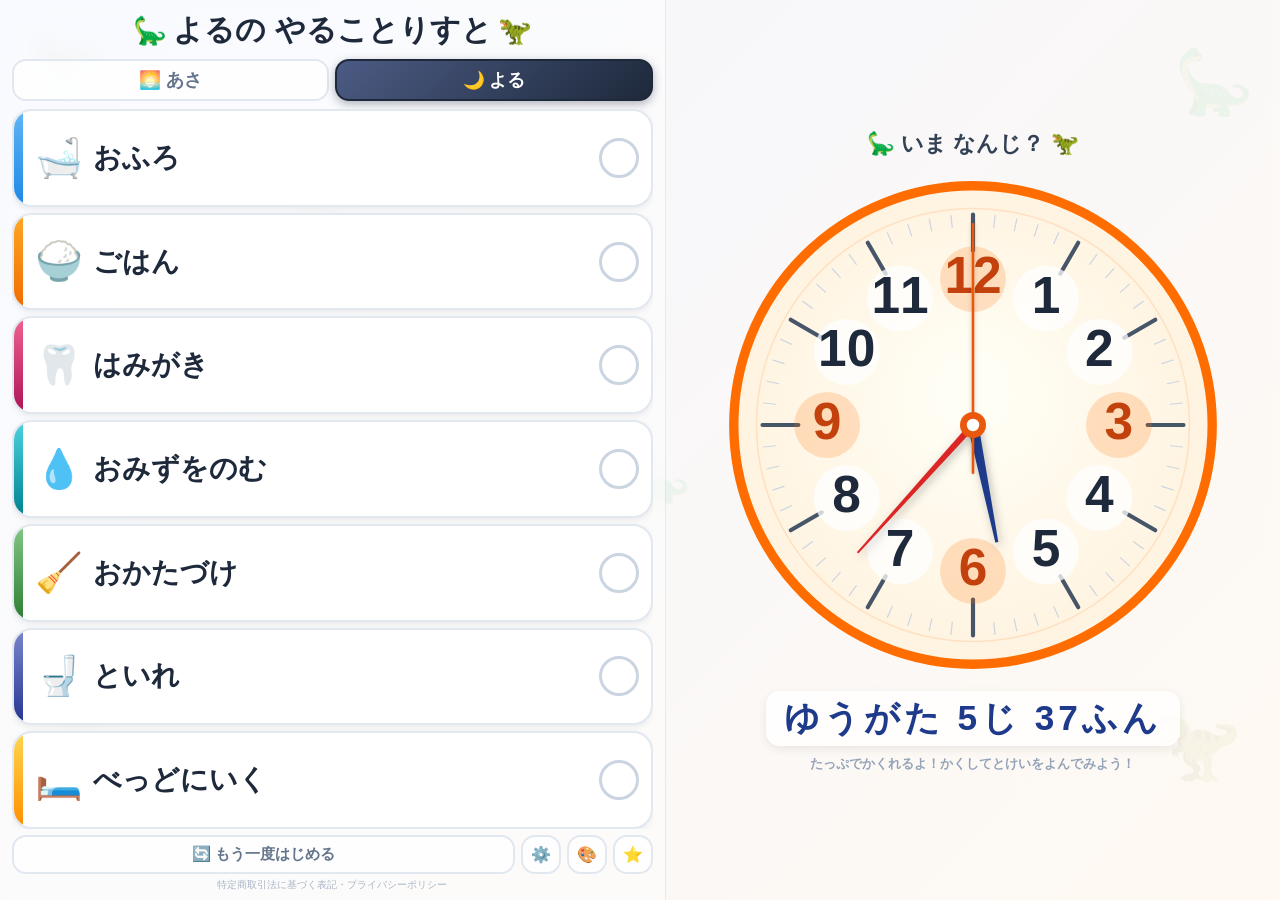
<file: index.html>
<!DOCTYPE html>
<html lang="ja">
<head>
  <meta charset="UTF-8">
  <meta name="viewport" content="width=device-width, initial-scale=1.0, user-scalable=no">
  <meta name="apple-mobile-web-app-capable" content="yes">
  <meta name="apple-mobile-web-app-status-bar-style" content="black-translucent">
  <meta name="description" content="子どものお支度・生活習慣を楽しくサポートするお支度ボードアプリ。タップで「できた！」、時計の読み上げつき。あさとよるのやることりすと。">
  <title>🦖 やることりすと 🦕</title>
  <style>
    * { margin:0; padding:0; box-sizing:border-box; -webkit-tap-highlight-color:transparent; }

    html, body {
      height: 100%; width: 100%; overflow: hidden;
      font-family: 'Hiragino Maru Gothic Pro', 'Noto Sans JP', 'Yu Gothic', sans-serif;
      background: linear-gradient(135deg, #F0F4FF 0%, #FFF7ED 100%);
      user-select: none; -webkit-user-select: none;
    }
    input, textarea { user-select: text; -webkit-user-select: text; }

    /* 背景の恐竜 */
    #dinoBg { position:fixed; inset:0; pointer-events:none; z-index:0; overflow:hidden; }
    .dino { position:absolute; opacity:.08; animation:dinoFloat ease-in-out infinite; }
    @keyframes dinoFloat {
      0%,100% { transform:translateY(0) rotate(-8deg); }
      50%     { transform:translateY(-18px) rotate(8deg); }
    }

    /* ── レイアウト ── */
    .wrap { position:relative; z-index:1; display:flex; height:100vh; width:100vw; }

    /* 縦向き：上にタスク、下に時計 */
    @media (orientation:portrait) {
      .wrap  { flex-direction:column; }
      .left  { width:100% !important; height:60% !important; border-right:none !important; border-bottom:1px solid rgba(0,0,0,.07); }
      .right { width:100% !important; height:40% !important; }
    }

    /* ───── 左：タスク ───── */
    .left {
      width:52%; height:100%;
      padding:10px 12px 8px;
      display:flex; flex-direction:column;
      background:rgba(255,255,255,.55);
      backdrop-filter:blur(10px);
      border-right:1px solid rgba(0,0,0,.07);
    }

    .board-header {
      display:flex; align-items:center; justify-content:center;
      gap:6px; margin-bottom:8px; flex-shrink:0;
    }
    .board-title {
      font-size:clamp(1.1rem,2.5vw,1.9rem);
      font-weight:900; color:#1E293B;
    }

    /* あさ／よる 切り替えボタン */
    .mode-toggle { display:flex; gap:6px; margin-bottom:8px; flex-shrink:0; }
    .mode-btn {
      flex:1; padding:7px 8px; border-radius:14px;
      border:2px solid #E2E8F0; background:rgba(255,255,255,.75);
      color:#64748B; font-weight:800; font-family:inherit;
      font-size:clamp(.85rem,1.7vw,1.1rem);
      cursor:pointer; touch-action:manipulation;
      transition:all .3s;
    }
    .mode-btn.active.mode-morning {
      background:linear-gradient(135deg,#FFD54F,#FF8F00);
      border-color:#FF8F00; color:#7C2D12;
      box-shadow:0 3px 10px rgba(255,143,0,.35);
    }
    .mode-btn.active.mode-evening {
      background:linear-gradient(135deg,#4C5B84,#1E293B);
      border-color:#1E293B; color:white;
      box-shadow:0 3px 10px rgba(30,41,59,.35);
    }

    .tasks { flex:1; display:flex; flex-direction:column; gap:6px; overflow-y:auto; min-height:0; }

    /* ── タスクボタン（タップ前：白） ── */
    .task {
      flex:1; min-height:48px;
      display:flex; align-items:center;
      padding:0 12px 0 0;
      border-radius:20px;
      border:2px solid #E2E8F0;
      background:white;
      cursor:pointer; touch-action:manipulation;
      box-shadow:0 2px 6px rgba(0,0,0,.07);
      overflow:hidden; position:relative;
      transition:border-color .35s, box-shadow .35s, background .4s;
      font-family:inherit;
    }

    /* 左の色ストライプ（色はJSからインライン指定） */
    .stripe {
      width:9px; height:100%; flex-shrink:0;
      align-self:stretch; margin-right:12px;
      transition:background .4s;
    }

    .t-icon { font-size:clamp(1.6rem,3vw,2.5rem); margin-right:10px; flex-shrink:0; line-height:1; }

    .t-name {
      flex:1; text-align:left;
      font-size:clamp(1.1rem,2.2vw,1.75rem);
      font-weight:800; color:#1E293B;
      transition:color .35s;
    }

    /* 右の丸チェック */
    .t-circle {
      width:clamp(28px,3.5vw,40px); height:clamp(28px,3.5vw,40px);
      border-radius:50%; flex-shrink:0;
      border:3px solid #CBD5E1;
      display:flex; align-items:center; justify-content:center;
      background:transparent;
      transition:all .4s cubic-bezier(.175,.885,.32,1.275);
    }
    .t-check {
      font-size:clamp(1rem,2vw,1.5rem); line-height:1;
      color:white; font-weight:900;
      opacity:0; transform:scale(0) rotate(-90deg);
      transition:all .45s cubic-bezier(.175,.885,.32,1.275);
    }

    /* ── タスクボタン（タップ後：緑） ── */
    .task.done {
      background:linear-gradient(135deg,#22C55E,#15803D);
      border-color:#16A34A;
      box-shadow:0 5px 20px rgba(34,197,94,.38);
    }
    .task.done .stripe  { background:rgba(255,255,255,.22) !important; }
    .task.done .t-name  { color:white; }
    .task.done .t-circle {
      background:rgba(255,255,255,.28);
      border-color:rgba(255,255,255,.55);
      transform:scale(1.12);
    }
    .task.done .t-check { opacity:1; transform:scale(1) rotate(0deg); }

    /* 完了アニメーション */
    @keyframes pop {
      0%   { transform:scale(1); }
      28%  { transform:scale(1.09) rotate(.6deg); }
      55%  { transform:scale(.96) rotate(-.4deg); }
      78%  { transform:scale(1.03); }
      100% { transform:scale(1); }
    }
    .task.popping { animation:pop .55s cubic-bezier(.175,.885,.32,1.275) both; }

    /* フッター */
    .footer { margin-top:6px; display:flex; flex-direction:column; gap:5px; flex-shrink:0; }

    .celeb {
      display:none; text-align:center; padding:8px 12px;
      background:linear-gradient(135deg,#FEF9C3,#FDE047);
      border:2.5px solid #EAB308; border-radius:16px;
      font-size:clamp(.85rem,1.7vw,1.25rem); font-weight:900; color:#92400E;
      animation:pulse .8s ease infinite alternate;
    }
    @keyframes pulse {
      from { transform:scale(1); }
      to   { transform:scale(1.02); box-shadow:0 0 16px rgba(234,179,8,.5); }
    }

    .tool-row { display:flex; gap:6px; align-items:stretch; }

    .reset-btn {
      flex:1; padding:7px; border-radius:14px;
      border:2px solid #E2E8F0; background:rgba(255,255,255,.7);
      color:#64748B; font-size:clamp(.75rem,1.4vw,.95rem);
      font-weight:700; cursor:pointer; font-family:inherit;
      touch-action:manipulation;
    }
    .reset-btn:active { opacity:.7; }

    .tool-btn {
      flex:0 0 auto; width:40px;
      border-radius:14px; border:2px solid #E2E8F0;
      background:rgba(255,255,255,.7); font-size:1rem;
      cursor:pointer; touch-action:manipulation;
    }
    .tool-btn:active { opacity:.7; }

    .legal-link {
      text-align:center; font-size:.6rem; color:#A8B4C4;
      text-decoration:none;
    }

    /* ───── 右：時計 ───── */
    .right {
      width:48%; height:100%;
      display:flex; flex-direction:column;
      align-items:center; justify-content:center;
      gap:6px; padding:10px;
      background:rgba(255,255,255,.25);
    }

    .clock-label {
      font-size:clamp(.85rem,1.9vw,1.4rem);
      font-weight:900; color:#334155; text-align:center; flex-shrink:0;
    }

    #clockCanvas { flex-shrink:0; display:block; }

    .digital {
      font-size:clamp(1rem,2.8vw,2.2rem);
      font-weight:900; color:#1E3A8A; letter-spacing:4px;
      background:rgba(255,255,255,.8); padding:4px 18px;
      border-radius:14px; box-shadow:0 3px 10px rgba(0,0,0,.08);
      flex-shrink:0; cursor:pointer;
      transition:background .25s, color .25s;
    }
    /* タップで答え（デジタル表示）を隠す。アナログ時計だけで
       じかんを読む練習ができるように。文字はtransparentにするだけで
       DOM上のテキストは残すため、再表示時に即座に正しい値が出る */
    .digital.hidden { background:#1E293B; color:transparent; }

    .digital-hint {
      font-size:clamp(.65rem,1.3vw,.8rem); color:#94A3B8; font-weight:700;
      margin-top:4px; flex-shrink:0; text-align:center;
    }

    /* コンフェッティ */
    @keyframes cfFall {
      0%   { opacity:1; transform:translateY(-60px) rotate(0deg); }
      80%  { opacity:1; }
      100% { opacity:0; transform:translateY(110vh) rotate(900deg); }
    }
    .cf { position:fixed; pointer-events:none; animation:cfFall linear forwards; z-index:9999; }

    /* ── ティラノサウルス演出 ── */
    #trexOverlay {
      position:fixed;inset:0;z-index:99999;
      background:rgba(0,0,0,0.88);
      display:flex;align-items:flex-end;justify-content:center;
      cursor:pointer;overflow:hidden;
    }
    #trexOverlay.shake { animation:trexShake 0.1s ease infinite; }
    @keyframes trexShake {
      0%,100%{transform:translate(0,0) rotate(0)}
      25%{transform:translate(-5px,3px) rotate(-0.3deg)}
      75%{transform:translate(5px,-3px) rotate(0.3deg)}
    }
    #trexBgGlow {
      position:absolute;inset:0;pointer-events:none;
      background:radial-gradient(ellipse at 60% 85%,rgba(255,70,0,0.3) 0%,transparent 65%);
      animation:glowPulse 0.45s ease infinite alternate;
    }
    @keyframes glowPulse { from{opacity:0.4} to{opacity:1} }
    #trexSvgWrap {
      position:relative;flex-shrink:0;
      width:min(94vw,540px);
      filter:drop-shadow(0 0 30px rgba(255,90,0,0.55));
      animation:trexRise 0.65s cubic-bezier(0.22,1,0.36,1) forwards;
    }
    @keyframes trexRise {
      from{transform:translateY(108%)} to{transform:translateY(0)}
    }
    #trexJaw {
      transform-box:fill-box;
      transform-origin:5% 30%;
      animation:jawDrop 0.45s 0.55s ease forwards, jawRoar 0.22s 1s ease infinite alternate;
    }
    @keyframes jawDrop { from{transform:rotate(0)} to{transform:rotate(20deg)} }
    @keyframes jawRoar { from{transform:rotate(18deg)} to{transform:rotate(25deg)} }
    #roarLabel {
      position:absolute;top:10%;left:50%;
      white-space:nowrap;
      font-size:clamp(2.5rem,9vw,6rem);font-weight:900;
      font-family:Impact,'Arial Black',sans-serif;letter-spacing:5px;
      color:#ff3300;
      opacity:0;
      animation:roarBoom 0.3s 0.75s cubic-bezier(0.175,0.885,0.32,1.275) forwards,
                roarFlicker 0.18s 1.05s ease infinite alternate;
      transform:translateX(-50%);
    }
    @keyframes roarBoom {
      0%{opacity:0;transform:translateX(-50%) scale(0.15)}
      100%{opacity:1;transform:translateX(-50%) scale(1)}
    }
    @keyframes roarFlicker {
      from{text-shadow:0 0 20px rgba(255,80,0,0.9),0 0 50px rgba(255,50,0,0.6)}
      to{text-shadow:0 0 45px rgba(255,110,0,1),0 0 90px rgba(255,40,0,0.9),0 0 130px rgba(255,0,0,0.4)}
    }
    .trexDust {
      position:absolute;bottom:2%;
      border-radius:50%;
      background:radial-gradient(circle,rgba(200,150,60,0.6),rgba(160,110,40,0.2));
      pointer-events:none;
      animation:dustPuff 1.4s ease-out forwards;
    }
    @keyframes dustPuff {
      0%{opacity:1;transform:scale(0.1) translateY(0)}
      100%{opacity:0;transform:scale(5) translateY(-30px)}
    }
    #trexTapHint {
      position:absolute;bottom:3%;left:50%;transform:translateX(-50%);
      color:rgba(255,255,255,0.45);font-size:clamp(0.75rem,2vw,1rem);
      white-space:nowrap;opacity:0;animation:hintIn 0.5s 2.2s ease forwards;
    }
    @keyframes hintIn { to{opacity:1} }

    /* ── エラスモサウルス演出（あさVer） ── */
    /* ── モササウルス演出（あさVer） ── */
    #mosaOverlay {
      position:fixed;inset:0;z-index:99999;
      background:radial-gradient(ellipse at 52% 22%,rgba(10,62,92,0.9),rgba(2,16,34,0.94));
      display:flex;align-items:flex-end;justify-content:center;
      cursor:pointer;overflow:hidden;
    }
    #mosaOverlay.shake { animation:trexShake 0.1s ease infinite; }
    #mosaRays {
      position:absolute;inset:0;pointer-events:none;
      background:
        linear-gradient(202deg,rgba(150,220,255,0.16) 0%,transparent 22%),
        linear-gradient(166deg,rgba(150,220,255,0.10) 0%,transparent 28%),
        radial-gradient(ellipse at 55% 28%,rgba(0,190,255,0.28) 0%,transparent 60%);
      animation:glowPulse 0.5s ease infinite alternate;
    }
    #mosaSvgWrap {
      position:relative;flex-shrink:0;
      width:min(96vw,560px);
      filter:drop-shadow(0 0 34px rgba(0,170,235,0.55));
      animation:trexRise 0.7s cubic-bezier(0.22,1,0.36,1) forwards;
    }
    #mosaBody {
      transform-box:fill-box;
      transform-origin:32% 86%;
      animation:mosaLunge 0.7s 0.55s cubic-bezier(0.22,1,0.36,1) both,
                mosaSway 2.2s 1.4s ease-in-out infinite alternate;
    }
    @keyframes mosaLunge { from{transform:rotate(8deg) translateY(8px)} to{transform:rotate(0) translateY(0)} }
    @keyframes mosaSway  { from{transform:rotate(-1.5deg)} to{transform:rotate(2deg)} }
    #mosaRoarLabel {
      position:absolute;top:6%;left:50%;
      white-space:nowrap;
      font-size:clamp(2.2rem,8vw,5.5rem);font-weight:900;
      font-family:Impact,'Arial Black',sans-serif;letter-spacing:4px;
      color:#26E0FF;
      opacity:0;
      animation:roarBoom 0.3s 0.8s cubic-bezier(0.175,0.885,0.32,1.275) forwards,
                mosaFlicker 0.18s 1.1s ease infinite alternate;
      transform:translateX(-50%);
    }
    @keyframes mosaFlicker {
      from{text-shadow:0 0 20px rgba(0,200,255,0.9),0 0 50px rgba(0,150,255,0.6)}
      to{text-shadow:0 0 45px rgba(0,230,255,1),0 0 95px rgba(0,160,255,0.9),0 0 140px rgba(0,110,255,0.4)}
    }
    .mosaSplash {
      position:absolute;bottom:2%;
      border-radius:50%;
      background:radial-gradient(circle,rgba(200,240,255,0.85),rgba(90,180,225,0.15));
      pointer-events:none;
      animation:dustPuff 1.2s ease-out forwards;
    }
    #mosaTapHint {
      position:absolute;bottom:3%;left:50%;transform:translateX(-50%);
      color:rgba(255,255,255,0.45);font-size:clamp(0.75rem,2vw,1rem);
      white-space:nowrap;opacity:0;animation:hintIn 0.5s 2s ease forwards;
    }

    /* ── 汎用完了演出（うちゅう・どうぶつテーマ） ── */
    #genOverlay {
      position:fixed;inset:0;z-index:99999;
      display:flex;align-items:flex-end;justify-content:center;
      cursor:pointer;overflow:hidden;
    }
    #genOverlay.shake { animation:trexShake 0.1s ease infinite; }
    .gen-emoji {
      font-size:clamp(9rem,42vw,20rem); line-height:1;
      margin-bottom:6vh;
      animation:trexRise 0.65s cubic-bezier(0.22,1,0.36,1) forwards;
    }
    .gen-label {
      position:absolute;top:10%;left:50%;
      white-space:nowrap;
      font-size:clamp(2.2rem,8vw,5.5rem);font-weight:900;
      font-family:Impact,'Arial Black',sans-serif;letter-spacing:4px;
      opacity:0;
      animation:roarBoom 0.3s 0.55s cubic-bezier(0.175,0.885,0.32,1.275) forwards;
      transform:translateX(-50%);
    }

    /* ── モーダル共通（大人向けUI） ── */
    .olay {
      position:fixed; inset:0; z-index:100000;
      background:rgba(15,23,42,.55);
      display:flex; align-items:center; justify-content:center;
      padding:16px;
    }
    .olay[hidden] { display:none; }
    .modal {
      background:white; border-radius:22px; padding:22px 20px 18px;
      width:min(92vw,480px); max-height:86vh; overflow-y:auto;
      box-shadow:0 20px 60px rgba(0,0,0,.35); position:relative;
    }
    .modal h2 { font-size:1.15rem; color:#1E293B; margin-bottom:10px; padding-right:36px; }
    .close-x {
      position:absolute; top:12px; right:12px;
      width:32px; height:32px; border:none;
      background:#F1F5F9; border-radius:50%;
      font-size:1rem; cursor:pointer; color:#475569;
    }

    /* プレミアムモーダル */
    .pm-price { font-size:1.45rem; font-weight:900; color:#EA580C; margin:4px 0 8px; }
    .pm-list { list-style:none; margin:0 0 14px; display:flex; flex-direction:column; gap:6px; }
    .pm-list li {
      background:#F8FAFC; border-radius:12px; padding:9px 11px;
      font-size:.86rem; color:#334155; line-height:1.5;
    }
    .pm-buy {
      width:100%; padding:13px; border:none; border-radius:14px;
      background:linear-gradient(135deg,#635BFF,#4F46E5); color:white;
      font-weight:800; font-size:1rem; cursor:pointer; font-family:inherit;
    }
    .pm-buy:disabled { background:#CBD5E1; cursor:default; }
    .code-row { display:flex; gap:6px; margin-top:12px; }
    .code-row input {
      flex:1; min-width:0; padding:10px; border:2px solid #E2E8F0;
      border-radius:12px; font-family:inherit; font-size:.95rem;
    }
    .code-row button {
      padding:10px 16px; border:2px solid #E2E8F0; border-radius:12px;
      background:#F8FAFC; font-weight:700; cursor:pointer; font-family:inherit; color:#334155;
    }
    #codeMsg { font-size:.8rem; margin-top:6px; min-height:1.2em; font-weight:700; }
    .pm-legal { display:block; margin-top:14px; font-size:.7rem; color:#94A3B8; text-align:center; }

    /* 編集モーダル */
    .edit-tabs { display:flex; gap:6px; margin-bottom:12px; }
    .edit-tab {
      flex:1; padding:8px; border-radius:12px; border:2px solid #E2E8F0;
      background:white; font-weight:800; cursor:pointer; font-family:inherit; color:#64748B;
    }
    .edit-tab.active { background:#1E293B; color:white; border-color:#1E293B; }
    .edit-row { display:flex; gap:5px; align-items:center; margin-bottom:6px; }
    .edit-row .mv {
      width:30px; height:36px; border:1px solid #E2E8F0; background:#F8FAFC;
      border-radius:9px; cursor:pointer; color:#475569; font-size:.7rem;
    }
    .edit-row .mv:disabled { opacity:.3; cursor:default; }
    .edit-row .icon-pick {
      width:42px; height:36px; font-size:1.15rem; border:2px solid #E2E8F0;
      background:white; border-radius:9px; cursor:pointer;
    }
    .edit-row input {
      flex:1; min-width:0; padding:7px 9px; border:2px solid #E2E8F0;
      border-radius:9px; font-family:inherit; font-size:.9rem;
    }
    .edit-row .del {
      width:36px; height:36px; border:none; background:#FEE2E2;
      color:#B91C1C; border-radius:9px; cursor:pointer; font-size:.9rem;
    }
    .add-task-btn {
      width:100%; padding:10px; border:2px dashed #CBD5E1; border-radius:12px;
      background:transparent; color:#64748B; font-weight:700;
      cursor:pointer; font-family:inherit; margin-top:4px;
    }
    .edit-actions { display:flex; gap:8px; margin-top:14px; }
    .edit-actions button {
      flex:1; padding:11px; border-radius:12px; font-weight:700;
      cursor:pointer; font-family:inherit; font-size:.9rem;
    }
    #resetDefaultBtn { border:2px solid #E2E8F0; background:white; color:#64748B; }
    #editCloseBtn { border:none; background:#1E293B; color:white; }

    /* 絵文字ピッカー */
    .emoji-grid { display:grid; grid-template-columns:repeat(6,1fr); gap:6px; }
    .emoji-grid button {
      font-size:1.5rem; padding:8px 0; border:2px solid #F1F5F9;
      background:white; border-radius:12px; cursor:pointer;
    }
    .emoji-grid button:active { background:#F1F5F9; }

    /* テーマピッカー */
    .theme-grid { display:flex; flex-direction:column; gap:8px; }
    .theme-card {
      display:flex; align-items:center; gap:10px; padding:13px 14px;
      border:2px solid #E2E8F0; border-radius:14px; background:white;
      cursor:pointer; font-family:inherit; font-size:1rem;
      font-weight:800; color:#334155; text-align:left;
    }
    .theme-card.active { border-color:#22C55E; background:#F0FDF4; }
    .theme-card .th-emojis { font-size:1.5rem; }
    .theme-card .lock { margin-left:auto; font-size:.78rem; color:#94A3B8; font-weight:700; }

    /* トースト */
    #toast {
      position:fixed; bottom:18px; left:50%; transform:translateX(-50%);
      background:rgba(30,41,59,.92); color:white;
      padding:10px 18px; border-radius:999px;
      font-size:.85rem; font-weight:700; z-index:100001;
      opacity:0; transition:opacity .3s; pointer-events:none; white-space:nowrap;
    }
    #toast.show { opacity:1; }
  </style>
</head>
<body>

<div id="dinoBg"></div>
<div id="cfContainer" style="position:fixed;inset:0;z-index:9999;pointer-events:none;overflow:hidden;"></div>

<div class="wrap">

  <!-- ===== 左：タスク ===== -->
  <div class="left">
    <div class="board-header">
      <span style="font-size:1.7rem" id="boardIconL">🦕</span>
      <h1 class="board-title" id="boardTitle">よるの やることりすと</h1>
      <span style="font-size:1.7rem" id="boardIconR">🦖</span>
    </div>

    <div class="mode-toggle">
      <button class="mode-btn mode-morning" id="modeMorningBtn" onclick="switchMode('morning')">🌅 あさ</button>
      <button class="mode-btn mode-evening" id="modeEveningBtn" onclick="switchMode('evening')">🌙 よる</button>
    </div>

    <div class="tasks" id="tasksMorning" style="display:none"></div>
    <div class="tasks" id="tasksEvening"></div>

    <div class="footer">
      <div class="celeb" id="celeb">🎉 ぜんぶできたよ！えらい！ 🎉</div>
      <div class="tool-row">
        <button class="reset-btn" onclick="resetAll()">🔄 もう一度はじめる</button>
        <button class="tool-btn" id="gearBtn" title="タスクの編集（長押し）">⚙️</button>
        <button class="tool-btn" id="themeBtn" title="きせかえテーマ">🎨</button>
        <button class="tool-btn" id="premiumBtn" title="プレミアム">⭐</button>
      </div>
      <a class="legal-link" href="legal.html" target="_blank">特定商取引法に基づく表記・プライバシーポリシー</a>
    </div>
  </div>

  <!-- ===== 右：時計 ===== -->
  <div class="right" id="clockPanel" onclick="speakTime()" style="cursor:pointer;">
    <div class="clock-label"><span id="clockIconL">🦕</span> いま なんじ？ <span id="clockIconR">🦖</span></div>
    <canvas id="clockCanvas"></canvas>
    <div class="digital" id="digital" onclick="toggleDigital(event)">--:--</div>
    <div class="digital-hint" id="digitalHint">たっぷでかくれるよ！かくしてとけいをよんでみよう！</div>
  </div>
</div>

<!-- ===== プレミアムモーダル ===== -->
<div class="olay" id="premiumModal" hidden>
  <div class="modal">
    <button class="close-x" data-close>×</button>
    <h2>⭐ プレミアム</h2>
    <div id="pmBody">
      <div class="pm-price">買い切り 480円（税込）</div>
      <ul class="pm-list">
        <li>✏️ タスクを自由に編集：追加・削除・並べ替え・アイコン変更。「おくすり」「ぴあののれんしゅう」など、うちの子だけのやることりすとが作れます</li>
        <li>🎨 きせかえテーマ：うちゅう・どうぶつ（完了のごほうび演出も変わります）</li>
        <li>🔓 一度の購入でずっと使えます（月額なし）</li>
      </ul>
      <button class="pm-buy" id="buyBtn">購入する</button>
      <div class="code-row">
        <input id="codeInput" placeholder="かいじょコード" autocomplete="off" autocapitalize="characters">
        <button id="redeemBtn">解除</button>
      </div>
      <div id="codeMsg"></div>
    </div>
    <div id="pmThanks" hidden style="text-align:center;padding:14px 0;">
      <div style="font-size:2.6rem">⭐</div>
      <p style="font-weight:800;color:#1E293B;margin-top:8px;">プレミアム解除済みです</p>
      <p style="font-size:.85rem;color:#64748B;margin-top:4px;">いつもありがとうございます！</p>
      <p style="font-size:.78rem;color:#94A3B8;margin-top:14px;">別の端末や別のブラウザ（Safari・Chromeなど）で使うときは、そちらの⭐画面でこのコードを入力してください</p>
      <div id="pmCode" style="font-weight:800;font-size:1.05rem;color:#334155;background:#F8FAFC;border:1px dashed #CBD5E1;border-radius:10px;padding:8px 12px;margin-top:6px;display:inline-block;letter-spacing:1px;"></div>
    </div>
    <a class="pm-legal" href="legal.html" target="_blank">特定商取引法に基づく表記・プライバシーポリシー</a>
  </div>
</div>

<!-- ===== タスク編集モーダル ===== -->
<div class="olay" id="editModal" hidden>
  <div class="modal">
    <button class="close-x" data-close>×</button>
    <h2>✏️ タスクの編集</h2>
    <div class="edit-tabs">
      <button class="edit-tab" id="editTabM">🌅 あさ</button>
      <button class="edit-tab" id="editTabE">🌙 よる</button>
    </div>
    <div id="editList"></div>
    <button class="add-task-btn" id="addTaskBtn">＋ タスクを追加</button>
    <div class="edit-actions">
      <button id="resetDefaultBtn">はじめの状態に戻す</button>
      <button id="editCloseBtn">閉じる</button>
    </div>
  </div>
</div>

<!-- ===== 絵文字ピッカー ===== -->
<div class="olay" id="emojiModal" hidden>
  <div class="modal">
    <button class="close-x" data-close>×</button>
    <h2>アイコンをえらぶ</h2>
    <div class="emoji-grid" id="emojiGrid"></div>
  </div>
</div>

<!-- ===== テーマピッカー ===== -->
<div class="olay" id="themeModal" hidden>
  <div class="modal">
    <button class="close-x" data-close>×</button>
    <h2>🎨 きせかえテーマ</h2>
    <div class="theme-grid" id="themeGrid"></div>
  </div>
</div>

<div id="toast"></div>

<script>
/* ================= 設定 ================= */
/* Stripe Payment LinkのURL（Stripeダッシュボードで作成後に差し替え） */
const STRIPE_PAYMENT_LINK = 'https://buy.stripe.com/bJe3cx8P97i37khcSKbfO01';
/* アンロックトークンのSHA-256ハッシュ（トークン本体はコードに置かない） */
const PREMIUM_TOKEN_HASH = '9dff589f8c56838e3f2ff50d02f62cc0fcb1d6d5f5bb6575f1a7a9c6a98283b6';
/* GoatCounterのサイトコード（アカウント作成後に設定。空なら計測しない） */
const GOATCOUNTER_CODE = 'asumama-apps';

/* ================= 計測 ================= */
if (GOATCOUNTER_CODE) {
  const s = document.createElement('script');
  s.async = true;
  s.src = 'https://gc.zgo.at/count.js';
  s.dataset.goatcounter = `https://${GOATCOUNTER_CODE}.goatcounter.com/count`;
  document.head.appendChild(s);
}
function track(name) {
  if (window.goatcounter && window.goatcounter.count) {
    window.goatcounter.count({ path: name, event: true });
  }
}

/* ================= テーマ ================= */
/* celeb.variants: 全タスク完了時の演出プール。毎回ランダムに1つ選ばれる。
   {svg:true} は手描きSVG演出（あさ=エラスモサウルス／よる=ティラノサウルス） */
const THEMES = {
  dino: {
    label: 'きょうりゅう', free: true,
    bg: ['🦖','🦕'],
    iconL: '🦕', iconR: '🦖', mornL: '🌞', mornR: '☀️',
    clockL: '🦕', clockR: '🦖',
    celeb: {
      color: '#9CCC65', glow: 'rgba(120,200,60,0.55)', bgc: 'rgba(8,25,5,0.9)',
      variants: [
        { svg: true },
        { emoji: '🦖', label: 'がおー!!' },
        { emoji: '🦕', label: 'のっしのっし!!' },
        { emoji: '🌋', label: 'どっかーん!!' },
        { emoji: '🥚', label: 'ぱっかーん!!' },
      ],
    },
  },
  space: {
    label: 'うちゅう',
    bg: ['🚀','🪐','⭐','🌟'],
    iconL: '🪐', iconR: '🚀', mornL: '🌞', mornR: '🚀',
    clockL: '🪐', clockR: '🚀',
    celeb: {
      color: '#B39DFF', glow: 'rgba(124,77,255,0.6)', bgc: 'rgba(12,6,40,0.9)',
      variants: [
        { emoji: '🚀', label: 'びゅーん!!' },
        { emoji: '🛸', label: 'うぃんうぃん!!' },
        { emoji: '🪐', label: 'ぐるんぐるん!!' },
        { emoji: '🌟', label: 'きらきらー!!' },
        { emoji: '☄️', label: 'しゅばーん!!' },
      ],
    },
  },
  animal: {
    label: 'どうぶつ',
    bg: ['🐶','🐱','🐰','🦁'],
    iconL: '🐱', iconR: '🐶', mornL: '🌞', mornR: '🐶',
    clockL: '🐰', clockR: '🦁',
    celeb: {
      color: '#FFC24D', glow: 'rgba(255,143,0,0.6)', bgc: 'rgba(48,26,0,0.9)',
      variants: [
        { emoji: '🦁', label: 'がおー!!' },
        { emoji: '🐶', label: 'わんわん!!' },
        { emoji: '🐱', label: 'にゃーん!!' },
        { emoji: '🐰', label: 'ぴょんぴょん!!' },
        { emoji: '🐘', label: 'ぱおーん!!' },
      ],
    },
  },
};
let currentTheme = localStorage.getItem('oshitaku_theme_v1') || 'dino';
if (!THEMES[currentTheme]) currentTheme = 'dino';

/* ── 背景の浮遊絵文字 ── */
const BG_SPOTS = [
  {t:'3%', l:'2%',  s:'4rem',  d:'4.2s',dl:'0s'  },
  {t:'72%',l:'3%',  s:'4.5rem',d:'5.1s',dl:'1.3s'},
  {t:'38%',l:'46%', s:'3.5rem',d:'3.8s',dl:'0.7s'},
  {t:'5%', r:'2%',  s:'4rem',  d:'4.7s',dl:'2s'  },
  {t:'78%',r:'3%',  s:'4.5rem',d:'3.5s',dl:'0.4s'},
  {t:'50%',r:'46%', s:'3rem',  d:'5.4s',dl:'1.7s'},
  {t:'22%',l:'23%', s:'3rem',  d:'4s',  dl:'2.5s'},
  {t:'58%',r:'22%', s:'3.5rem',d:'4.9s',dl:'0.9s'},
];
function renderBg() {
  const bg = document.getElementById('dinoBg');
  const emojis = THEMES[currentTheme].bg;
  bg.innerHTML = '';
  BG_SPOTS.forEach((p, i) => {
    const el = document.createElement('div');
    el.className = 'dino';
    el.textContent = emojis[i % emojis.length];
    el.style.fontSize = p.s;
    el.style.animationDuration = p.d;
    el.style.animationDelay   = p.dl;
    el.style.top = p.t;
    if (p.l) el.style.left  = p.l;
    if (p.r) el.style.right = p.r;
    bg.appendChild(el);
  });
}

function applyTheme() {
  const th = THEMES[currentTheme];
  renderBg();
  document.getElementById('clockIconL').textContent = th.clockL;
  document.getElementById('clockIconR').textContent = th.clockR;
  switchMode(currentMode);
}

/* ================= タスクデータ ================= */
const PALETTE = [
  ['#60B5F5','#1E88E5'], ['#FFA726','#EF6C00'], ['#F06292','#AD1457'],
  ['#4DD0E1','#00838F'], ['#81C784','#2E7D32'], ['#7986CB','#283593'],
  ['#FFD54F','#FF8F00'], ['#BA68C8','#6A1B9A'], ['#EF5350','#C62828'],
  ['#4FC3F7','#0288D1'],
];
const DEFAULT_TASKS = {
  morning: [
    {name:'おきる',           icon:'🌅'},
    {name:'かおをあらう',     icon:'🧼'},
    {name:'あさごはん',       icon:'🍳'},
    {name:'おきがえ',         icon:'👕'},
    {name:'はみがき',         icon:'🦷'},
    {name:'もちもののようい', icon:'🎒'},
    {name:'くつしたをはく',   icon:'🧦'},
    {name:'しゅっぱつ！',     icon:'🚗'},
  ],
  evening: [
    {name:'おふろ',           icon:'🛁'},
    {name:'ごはん',           icon:'🍚'},
    {name:'はみがき',         icon:'🦷'},
    {name:'おみずをのむ',     icon:'💧'},
    {name:'おかたづけ',       icon:'🧹'},
    {name:'といれ',           icon:'🚽'},
    {name:'べっどにいく',     icon:'🛏️'},
  ],
};
function loadTasks() {
  try {
    const raw = localStorage.getItem('oshitaku_tasks_v1');
    if (raw) {
      const t = JSON.parse(raw);
      if (t && Array.isArray(t.morning) && Array.isArray(t.evening)
          && t.morning.length && t.evening.length) return t;
    }
  } catch (e) {}
  return JSON.parse(JSON.stringify(DEFAULT_TASKS));
}
let tasks = loadTasks();
function saveTasks() {
  localStorage.setItem('oshitaku_tasks_v1', JSON.stringify(tasks));
}

function renderTasks() {
  ['morning', 'evening'].forEach(mode => {
    const cont = document.getElementById(mode === 'morning' ? 'tasksMorning' : 'tasksEvening');
    cont.innerHTML = '';
    tasks[mode].forEach((t, i) => {
      const [c1, c2] = PALETTE[i % PALETTE.length];
      const btn = document.createElement('button');
      btn.className = 'task';
      btn.onclick = () => tap(btn);
      const stripe = document.createElement('div');
      stripe.className = 'stripe';
      stripe.style.background = `linear-gradient(180deg,${c1},${c2})`;
      const icon = document.createElement('span');
      icon.className = 't-icon';
      icon.textContent = t.icon;
      const name = document.createElement('span');
      name.className = 't-name';
      name.textContent = t.name;
      const circle = document.createElement('div');
      circle.className = 't-circle';
      circle.innerHTML = '<span class="t-check">✓</span>';
      btn.append(stripe, icon, name, circle);
      cont.appendChild(btn);
    });
  });
  checkAll();
}

/* ================= アナログ時計 ================= */
const canvas = document.getElementById('clockCanvas');
const ctx    = canvas.getContext('2d');

/* 分針を「秒針が一周したらカチッと1分進む」動きにするための状態
   （60秒で1分、の概念を子どもがつかみやすいように） */
let _lastMinute = -1;
let _minuteTickAt = null;

/* 秒針も同様に、なめらかな連続移動ではなく1秒ごとに「カチッ」と動く
   （本物のクオーツ時計の秒針の動きに近づける） */
let _lastSecond = -1;
let _secondTickAt = null;

function resizeClock() {
  const panel = document.getElementById('clockPanel');
  const w = panel.clientWidth;
  const h = panel.clientHeight;
  if (w < 50 || h < 50) return;
  const label   = panel.querySelector('.clock-label');
  const digital = document.getElementById('digital');
  const usedH = (label ? label.offsetHeight : 30) + (digital ? digital.offsetHeight : 50) + 40;
  const size = Math.max(80, Math.min(w - 20, h - usedH, 520));
  if (canvas.width === size) return;
  canvas.width  = size;
  canvas.height = size;
}

function drawHand(angle, len, width, color) {
  const cos = Math.cos(angle), sin = Math.sin(angle);
  const pc  = Math.cos(angle + Math.PI / 2), ps = Math.sin(angle + Math.PI / 2);
  const hw  = width / 2;
  ctx.save();
  ctx.shadowColor = 'rgba(0,0,0,.28)'; ctx.shadowBlur = 8;
  ctx.shadowOffsetX = 2; ctx.shadowOffsetY = 3;
  ctx.beginPath();
  ctx.moveTo(pc * hw, ps * hw);
  ctx.lineTo(cos * len + pc * (width * .14), sin * len + ps * (width * .14));
  ctx.lineTo(cos * len, sin * len);
  ctx.lineTo(cos * len - pc * (width * .14), sin * len - ps * (width * .14));
  ctx.lineTo(-pc * hw, -ps * hw);
  ctx.lineTo(-cos * width * .1, -sin * width * .1);
  ctx.closePath();
  ctx.fillStyle = color;
  ctx.fill();
  ctx.restore();
}

function drawClock() {
  const size = canvas.width;
  if (size < 10) return;
  const R = size / 2 * .92;

  ctx.clearRect(0, 0, size, size);
  ctx.save();
  ctx.translate(size / 2, size / 2);

  const grad = ctx.createRadialGradient(0, -R * .15, R * .1, 0, 0, R);
  grad.addColorStop(0, '#FFFEF5');
  grad.addColorStop(1, '#FFF3E0');
  ctx.beginPath(); ctx.arc(0, 0, R, 0, 2 * Math.PI);
  ctx.fillStyle = grad; ctx.fill();
  ctx.strokeStyle = '#FF6D00'; ctx.lineWidth = Math.max(5, size * .018); ctx.stroke();
  ctx.beginPath(); ctx.arc(0, 0, R * .905, 0, 2 * Math.PI);
  ctx.strokeStyle = 'rgba(255,109,0,.15)'; ctx.lineWidth = 1.5; ctx.stroke();

  for (let i = 0; i < 60; i++) {
    const a  = (i / 60) * 2 * Math.PI - Math.PI / 2;
    const isH = i % 5 === 0;
    const r1 = R * .88, r2 = isH ? R * .73 : R * .83;
    ctx.beginPath();
    ctx.moveTo(Math.cos(a) * r1, Math.sin(a) * r1);
    ctx.lineTo(Math.cos(a) * r2, Math.sin(a) * r2);
    ctx.strokeStyle = isH ? '#475569' : '#CBD5E1';
    ctx.lineWidth   = isH ? Math.max(3, size * .008) : 1.2;
    ctx.lineCap = 'round'; ctx.stroke();
  }

  const numR  = R * .61;
  const fSize = Math.max(16, size * .099);
  const big   = new Set([12, 3, 6, 9]);
  for (let n = 1; n <= 12; n++) {
    const a = (n / 12) * 2 * Math.PI - Math.PI / 2;
    const x = Math.cos(a) * numR, y = Math.sin(a) * numR;
    ctx.beginPath(); ctx.arc(x, y, fSize * .64, 0, 2 * Math.PI);
    ctx.fillStyle = big.has(n) ? 'rgba(255,109,0,.2)' : 'rgba(255,255,255,.75)';
    ctx.fill();
    ctx.font         = `900 ${fSize}px 'Hiragino Maru Gothic Pro','Noto Sans JP',sans-serif`;
    ctx.fillStyle    = big.has(n) ? '#C2410C' : '#1E293B';
    ctx.textAlign    = 'center';
    ctx.textBaseline = 'middle';
    ctx.fillText(n, x, y);
  }

  const now = new Date();
  const h  = now.getHours() % 12, m = now.getMinutes();
  const s  = now.getSeconds();
  const hS = h + m / 60;   // 時針は分に合わせてゆっくり進む

  /* 分針は秒針が0秒に戻った瞬間だけ「カチッ」と1分ぶん動く。
     切り替わった直後に軽くバウンドさせて動きを目立たせる。 */
  if (m !== _lastMinute) {
    if (_lastMinute !== -1) _minuteTickAt = now.getTime();
    _lastMinute = m;
  }
  let minuteBounce = 0;
  if (_minuteTickAt !== null) {
    const dt = (now.getTime() - _minuteTickAt) / 1000;
    if (dt < 0.5) minuteBounce = 0.09 * Math.exp(-dt * 11) * Math.sin(2 * Math.PI * 6 * dt);
    else _minuteTickAt = null;
  }

  /* 秒針も同じ理屈で、1秒ごとに「カチッ」と固定位置へ動く */
  if (s !== _lastSecond) {
    if (_lastSecond !== -1) _secondTickAt = now.getTime();
    _lastSecond = s;
  }
  let secondBounce = 0;
  if (_secondTickAt !== null) {
    const dt = (now.getTime() - _secondTickAt) / 1000;
    if (dt < 0.2) secondBounce = 0.03 * Math.exp(-dt * 22) * Math.sin(2 * Math.PI * 5 * dt);
    else _secondTickAt = null;
  }

  drawHand((hS / 12) * 2 * Math.PI - Math.PI / 2, R * .50, Math.max(8, size * .021), '#1E3A8A');
  drawHand((m / 60) * 2 * Math.PI - Math.PI / 2 + minuteBounce, R * .72, Math.max(6, size * .013), '#DC2626');

  const sA = (s / 60) * 2 * Math.PI - Math.PI / 2 + secondBounce;
  ctx.save();
  ctx.shadowColor = 'rgba(0,0,0,.2)'; ctx.shadowBlur = 5;
  ctx.strokeStyle = '#EA580C'; ctx.lineWidth = Math.max(2, size * .005); ctx.lineCap = 'round';
  ctx.beginPath();
  ctx.moveTo(Math.cos(sA + Math.PI) * R * .2, Math.sin(sA + Math.PI) * R * .2);
  ctx.lineTo(Math.cos(sA) * R * .84, Math.sin(sA) * R * .84);
  ctx.stroke();
  ctx.restore();

  ctx.beginPath(); ctx.arc(0, 0, Math.max(8, size * .025), 0, 2 * Math.PI);
  ctx.fillStyle = '#EA580C'; ctx.fill();
  ctx.beginPath(); ctx.arc(0, 0, Math.max(4, size * .012), 0, 2 * Math.PI);
  ctx.fillStyle = 'white'; ctx.fill();

  ctx.restore();

  const h24d = now.getHours();
  const h12d = h24d % 12 || 12;
  let tod;
  if (h24d >= 4 && h24d <= 10)       tod = 'あさ';
  else if (h24d >= 11 && h24d <= 15) tod = 'おひる';
  else if (h24d >= 16 && h24d <= 17) tod = 'ゆうがた';
  else                                tod = 'よる';
  const digitalText = m === 0
    ? `${tod} ${h12d}じ`
    : `${tod} ${h12d}じ ${m}ふん`;
  document.getElementById('digital').textContent = digitalText;
}

function tick() { drawClock(); requestAnimationFrame(tick); }

/* ================= あさ／よる 切り替え ================= */
let currentMode = 'evening';

function activeTasksEl() {
  return document.getElementById(currentMode === 'morning' ? 'tasksMorning' : 'tasksEvening');
}

function switchMode(mode) {
  currentMode = mode;
  const isMorning = mode === 'morning';
  const th = THEMES[currentTheme];
  document.getElementById('tasksMorning').style.display = isMorning ? 'flex' : 'none';
  document.getElementById('tasksEvening').style.display = isMorning ? 'none' : 'flex';
  document.getElementById('modeMorningBtn').classList.toggle('active', isMorning);
  document.getElementById('modeEveningBtn').classList.toggle('active', !isMorning);
  document.getElementById('boardTitle').textContent = isMorning ? 'あさの やることりすと' : 'よるの やることりすと';
  document.getElementById('boardIconL').textContent = isMorning ? th.mornL : th.iconL;
  document.getElementById('boardIconR').textContent = isMorning ? th.mornR : th.iconR;
  checkAll();
}

/* ================= タスク操作 ================= */
function tap(btn) {
  const completing = !btn.classList.contains('done');
  btn.classList.toggle('done');
  if (completing) {
    btn.classList.remove('popping');
    void btn.offsetWidth;
    btn.classList.add('popping');
    btn.addEventListener('animationend', () => btn.classList.remove('popping'), { once: true });
    if (navigator.vibrate) navigator.vibrate([30, 10, 45]);
  }
  checkAll();
}

function checkAll() {
  const container = activeTasksEl();
  const all  = container.querySelectorAll('.task');
  const done = container.querySelectorAll('.task.done');
  const cel  = document.getElementById('celeb');
  if (all.length && all.length === done.length) {
    cel.style.display = 'block';
    confetti();
    setTimeout(() => {
      const c = THEMES[currentTheme].celeb;
      const v = c.variants[Math.floor(Math.random() * c.variants.length)];
      if (v.svg) {
        (currentMode === 'morning' ? showMosasaurus : showTRex)();
      } else {
        showGenericCeleb(c, v);
      }
    }, 800);
  } else {
    cel.style.display = 'none';
  }
}

function resetAll() {
  activeTasksEl().querySelectorAll('.task.done').forEach(b => b.classList.remove('done'));
  document.getElementById('celeb').style.display = 'none';
}

/* ================= コンフェッティ ================= */
function confetti() {
  const cols = ['#22C55E','#3B82F6','#F59E0B','#EC4899','#8B5CF6','#EF4444','#06B6D4','#FBBF24'];
  for (let i = 0; i < 90; i++) {
    setTimeout(() => {
      const el = document.createElement('div');
      el.className = 'cf';
      const w = 8 + Math.random() * 10, h = 8 + Math.random() * 13;
      el.style.cssText = `
        left:${Math.random() * 100}vw;
        width:${w}px; height:${h}px;
        background:${cols[Math.floor(Math.random() * cols.length)]};
        animation-duration:${1.5 + Math.random() * 2}s;
        border-radius:${Math.random() > .5 ? '50%' : '3px'};
      `;
      document.getElementById('cfContainer').appendChild(el);
      setTimeout(() => el.remove(), 3800);
    }, i * 22);
  }
}

/* ================= 完了演出の効果音 ================= */
function playRumble(baseFreq, lpFreq) {
  try {
    const ac = new (window.AudioContext || window.webkitAudioContext)();
    const dur = 2.8, sr = ac.sampleRate;
    const buf = ac.createBuffer(1, sr * dur, sr);
    const d = buf.getChannelData(0);
    for (let i = 0; i < d.length; i++) {
      const t = i / sr;
      const env = Math.min(1, t * 6) * Math.pow(Math.max(0, 1 - t / dur), 0.4);
      const f = baseFreq + t * 25;
      const vib = Math.sin(2 * Math.PI * 7 * t) * 0.018;
      d[i] = (
        Math.sin(2 * Math.PI * f * (1 + vib) * t) * 0.38 +
        Math.sin(2 * Math.PI * f * 1.48 * t) * 0.22 +
        Math.sin(2 * Math.PI * f * 2.02 * t) * 0.14 +
        Math.sin(2 * Math.PI * 190 * t) * 0.08 +
        (Math.random() - 0.5) * 0.14
      ) * env * 0.75;
    }
    const src = ac.createBufferSource();
    src.buffer = buf;
    const lp = ac.createBiquadFilter();
    lp.type = 'lowpass'; lp.frequency.value = lpFreq;
    const g = ac.createGain(); g.gain.value = 1.4;
    src.connect(lp); lp.connect(g); g.connect(ac.destination);
    src.start();
  } catch(e) {}
}

/* ================= ティラノサウルス演出（きょうりゅう・よる） ================= */
function showTRex() {
  if (document.getElementById('trexOverlay')) return;
  const ov = document.createElement('div');
  ov.id = 'trexOverlay';
  ov.innerHTML = `
    <div id="trexBgGlow"></div>
    <div id="roarLabel">ROOOAAARR!!</div>
    <div id="trexSvgWrap">
      <svg viewBox="0 0 560 460" xmlns="http://www.w3.org/2000/svg" style="width:100%;display:block;">
        <ellipse cx="265" cy="448" rx="155" ry="12" fill="rgba(0,0,0,0.45)"/>
        <path d="M 118,252 Q 68,238 28,256 Q 48,282 88,274 Q 114,265 138,258 Z" fill="#3e6e2b"/>
        <path d="M 126,250 Q 82,240 46,256 Q 64,272 98,266 Q 122,258 140,254 Z" fill="#4d7e35"/>
        <ellipse cx="255" cy="248" rx="132" ry="78" fill="#4d7e35" transform="rotate(-8 255 248)"/>
        <ellipse cx="238" cy="222" rx="78" ry="44" fill="#5e9640" opacity="0.35" transform="rotate(-8 238 222)"/>
        <path d="M 148,268 Q 190,318 248,330 Q 278,334 284,320 Q 258,288 224,263 Q 196,250 166,254 Z" fill="#72b04c" opacity="0.55"/>
        <path d="M 142,218 Q 138,202 149,197 Q 155,208 152,220 Z" fill="#5a9038"/>
        <path d="M 168,206 Q 166,190 177,185 Q 182,198 177,208 Z" fill="#5a9038"/>
        <path d="M 198,196 Q 197,180 209,176 Q 212,190 207,200 Z" fill="#5a9038"/>
        <path d="M 232,191 Q 231,175 243,172 Q 246,185 240,196 Z" fill="#5a9038"/>
        <path d="M 267,190 Q 268,174 280,172 Q 282,185 276,196 Z" fill="#5a9038"/>
        <path d="M 304,193 Q 306,177 318,177 Q 319,190 312,201 Z" fill="#5a9038"/>
        <path d="M 336,200 Q 339,184 351,185 Q 351,198 344,208 Z" fill="#5a9038"/>
        <path d="M 348,190 Q 374,152 396,140 Q 386,176 360,206 Z" fill="#4d7e35"/>
        <path d="M 375,152 Q 418,115 474,124 Q 508,134 502,160 Q 475,172 436,166 Q 406,160 375,152 Z" fill="#4d7e35"/>
        <path d="M 385,146 Q 425,112 470,122 Q 498,132 492,152 Q 468,162 432,156 Q 406,150 385,146 Z" fill="#5e9640" opacity="0.35"/>
        <g id="trexJaw">
          <path d="M 390,168 Q 438,173 500,164 Q 513,182 498,198 Q 454,210 406,198 Q 390,190 390,168 Z" fill="#3e6e2b"/>
          <path d="M 416,188 Q 452,200 484,191 Q 468,214 451,218 Q 433,213 416,188 Z" fill="#cc4466" opacity="0.92"/>
          <path d="M 438,192 Q 455,197 470,192" stroke="rgba(255,180,180,0.4)" stroke-width="2" fill="none"/>
          <path d="M 406,172 L 411,156 L 417,172 Z" fill="#efe8cc"/>
          <path d="M 424,174 L 429,157 L 436,174 Z" fill="#efe8cc"/>
          <path d="M 445,174 L 450,158 L 457,174 Z" fill="#efe8cc"/>
          <path d="M 464,173 L 468,158 L 474,173 Z" fill="#efe8cc"/>
          <path d="M 480,170 L 484,156 L 489,170 Z" fill="#efe8cc"/>
        </g>
        <path d="M 402,167 L 408,183 L 415,167 Z" fill="#f0ead0"/>
        <path d="M 420,168 L 426,185 L 433,168 Z" fill="#f0ead0"/>
        <path d="M 441,167 L 446,183 L 452,167 Z" fill="#f0ead0"/>
        <path d="M 460,166 L 465,181 L 470,166 Z" fill="#f0ead0"/>
        <path d="M 478,165 L 482,179 L 487,165 Z" fill="#f0ead0"/>
        <path d="M 398,168 Q 445,172 504,163" stroke="rgba(180,50,50,0.4)" stroke-width="3" fill="none"/>
        <circle cx="462" cy="137" r="13" fill="#0f0f00"/>
        <circle cx="466" cy="134" r="6" fill="white"/>
        <circle cx="468" cy="133" r="3.5" fill="#cccc00"/>
        <circle cx="470" cy="132" r="2" fill="#0f0f00"/>
        <circle cx="472" cy="130" r="1.8" fill="white" opacity="0.8"/>
        <path d="M 448,127 Q 462,122 476,126" stroke="#2a4d1a" stroke-width="3" fill="none" stroke-linecap="round"/>
        <ellipse cx="494" cy="150" rx="4.5" ry="3" fill="#2d541e" transform="rotate(-18 494 150)"/>
        <path d="M 175,300 Q 163,350 150,383 Q 143,400 149,410 Q 161,418 175,410 Q 184,402 188,388 Q 202,358 208,328 Q 212,312 206,300 Z" fill="#3e6e2b"/>
        <path d="M 176,299 Q 170,338 163,362 Q 176,352 196,326 Q 203,311 198,299 Z" fill="#4d7e35" opacity="0.5"/>
        <path d="M 143,406 Q 128,414 124,428 Q 135,432 145,424" fill="#3e6e2b"/>
        <path d="M 158,411 Q 148,422 150,434 Q 160,436 164,426" fill="#3e6e2b"/>
        <path d="M 171,411 Q 165,422 168,434 Q 177,433 178,422" fill="#3e6e2b"/>
        <path d="M 120,428 L 111,437" stroke="#2a4d1a" stroke-width="3" stroke-linecap="round"/>
        <path d="M 141,432 L 134,441" stroke="#2a4d1a" stroke-width="3" stroke-linecap="round"/>
        <path d="M 161,434 L 156,443" stroke="#2a4d1a" stroke-width="3" stroke-linecap="round"/>
        <path d="M 178,422 L 178,434" stroke="#2a4d1a" stroke-width="3" stroke-linecap="round"/>
        <path d="M 218,308 Q 232,350 244,380 Q 248,397 244,410 Q 254,420 267,413 Q 274,403 270,390 Q 260,366 251,340 Q 243,318 238,308 Z" fill="#3a6828"/>
        <path d="M 232,403 Q 222,413 225,426 Q 234,430 240,421" fill="#3a6828"/>
        <path d="M 248,408 Q 242,419 246,431 Q 255,431 256,421" fill="#3a6828"/>
        <path d="M 260,408 Q 257,419 262,430 Q 269,427 269,417" fill="#3a6828"/>
        <path d="M 336,218 Q 320,232 312,242 Q 318,249 327,244 Q 338,234 345,222 Z" fill="#3e6e2b"/>
        <path d="M 311,243 L 304,251" stroke="#2a4d1a" stroke-width="2.5" stroke-linecap="round"/>
        <path d="M 319,247 L 314,256" stroke="#2a4d1a" stroke-width="2.5" stroke-linecap="round"/>
        <path d="M 328,247 L 325,256" stroke="#2a4d1a" stroke-width="2.5" stroke-linecap="round"/>
        <path d="M 198,234 Q 218,247 238,243" stroke="#3a6828" stroke-width="1.5" fill="none" opacity="0.5"/>
        <path d="M 213,254 Q 232,264 253,261" stroke="#3a6828" stroke-width="1.5" fill="none" opacity="0.5"/>
        <path d="M 288,242 Q 308,248 322,244" stroke="#3a6828" stroke-width="1.5" fill="none" opacity="0.45"/>
        <circle cx="228" cy="228" r="3" fill="#3a6828" opacity="0.4"/>
        <circle cx="268" cy="229" r="3" fill="#3a6828" opacity="0.4"/>
        <circle cx="244" cy="244" r="2.5" fill="#3a6828" opacity="0.35"/>
        <path d="M 195,446 L 175,456 M 195,446 L 206,458 M 195,446 L 190,460" stroke="#666" stroke-width="1.5" opacity="0.4" fill="none"/>
        <path d="M 285,446 L 270,455 M 285,446 L 296,458" stroke="#666" stroke-width="1.5" opacity="0.4" fill="none"/>
      </svg>
    </div>
    <div id="trexTapHint">タップで閉じる</div>
  `;
  document.body.appendChild(ov);

  ov.classList.add('shake');
  setTimeout(() => ov.classList.remove('shake'), 1800);

  setTimeout(() => {
    [[30, 55], [50, 65], [18, 48], [68, 52]].forEach(([lp, sz], i) => {
      const dust = document.createElement('div');
      dust.className = 'trexDust';
      dust.style.cssText = `left:${lp}%;width:${sz}px;height:${sz}px;animation-delay:${i*0.13}s`;
      ov.appendChild(dust);
    });
  }, 500);

  playRumble(55, 380);

  setTimeout(() => {
    ov.style.transition = 'opacity 0.8s';
    ov.style.opacity = '0';
    setTimeout(() => ov.remove(), 800);
  }, 4500);

  ov.addEventListener('click', () => {
    ov.style.transition = 'opacity 0.3s';
    ov.style.opacity = '0';
    setTimeout(() => ov.remove(), 300);
  });
}

/* ================= エラスモサウルス演出（きょうりゅう・あさ） ================= */
function showMosasaurus() {
  if (document.getElementById('mosaOverlay')) return;
  const ov = document.createElement('div');
  ov.id = 'mosaOverlay';
  ov.innerHTML = `
    <div id="mosaRays"></div>
    <div id="mosaRoarLabel">ザバァァン!!</div>
    <div id="mosaSvgWrap">
      <svg viewBox="0 0 560 460" xmlns="http://www.w3.org/2000/svg" style="width:100%;display:block;">
        <defs>
          <linearGradient id="mBody" x1="0" y1="0" x2="0" y2="1">
            <stop offset="0" stop-color="#3E6A54"/>
            <stop offset="0.5" stop-color="#2F4E3D"/>
            <stop offset="1" stop-color="#B7C79A"/>
          </linearGradient>
          <linearGradient id="mHead" x1="0" y1="0" x2="0.35" y2="1">
            <stop offset="0" stop-color="#4E7A5C"/>
            <stop offset="0.6" stop-color="#345740"/>
            <stop offset="1" stop-color="#243F30"/>
          </linearGradient>
          <linearGradient id="mLowJaw" x1="0" y1="0" x2="0" y2="1">
            <stop offset="0" stop-color="#3B6048"/>
            <stop offset="1" stop-color="#C6D2A9"/>
          </linearGradient>
          <linearGradient id="mFin" x1="0" y1="0" x2="0" y2="1">
            <stop offset="0" stop-color="#32563F"/>
            <stop offset="1" stop-color="#20372A"/>
          </linearGradient>
          <linearGradient id="mTail" x1="0" y1="0" x2="0" y2="1">
            <stop offset="0" stop-color="#345740"/>
            <stop offset="1" stop-color="#1F362A"/>
          </linearGradient>
          <radialGradient id="mSheen" cx="0.5" cy="0.5" r="0.5">
            <stop offset="0" stop-color="#E2F4E7" stop-opacity="0.5"/>
            <stop offset="1" stop-color="#E2F4E7" stop-opacity="0"/>
          </radialGradient>
          <radialGradient id="mMouth" cx="0.35" cy="0.45" r="0.85">
            <stop offset="0" stop-color="#8E4C59"/>
            <stop offset="1" stop-color="#572935"/>
          </radialGradient>
          <linearGradient id="mTooth" x1="0" y1="0" x2="0" y2="1">
            <stop offset="0" stop-color="#FFFDF3"/>
            <stop offset="1" stop-color="#D6CBAB"/>
          </linearGradient>
          <linearGradient id="mWater" x1="0" y1="0" x2="0" y2="1">
            <stop offset="0" stop-color="#BFE8F3"/>
            <stop offset="1" stop-color="#7FB9D2"/>
          </linearGradient>
          <filter id="mSoft" x="-40%" y="-40%" width="180%" height="180%"><feGaussianBlur stdDeviation="5"/></filter>
          <filter id="mSoft2" x="-40%" y="-40%" width="180%" height="180%"><feGaussianBlur stdDeviation="2.2"/></filter>
        </defs>

        <!-- 奥の水面 -->
        <path d="M 0,362 Q 90,348 160,358 Q 240,344 300,354 Q 380,342 452,356 Q 520,348 560,360 L 560,460 L 0,460 Z" fill="#2C6C86" opacity="0.5"/>
        <!-- 体の影 -->
        <ellipse cx="272" cy="372" rx="182" ry="26" fill="#12455E" opacity="0.5" filter="url(#mSoft)"/>

        <g id="mosaBody">
          <!-- しっぽ -->
          <path d="M 168,330 Q 96,336 40,360 Q 16,372 30,382 Q 60,368 104,364 Q 96,392 120,404 Q 150,392 168,366 Q 180,348 182,330 Z" fill="url(#mTail)"/>
          <path d="M 40,360 Q 72,374 104,364 Q 70,358 40,360 Z" fill="#18291F" opacity="0.55"/>

          <!-- 奥のヒレ -->
          <path d="M 250,352 Q 232,406 202,432 Q 246,420 272,386 Q 282,364 276,348 Z" fill="url(#mFin)" opacity="0.8"/>

          <!-- 胴体（なめらかなシルエット） -->
          <path d="M 150,332 Q 210,250 300,252 Q 356,254 392,286 Q 402,300 398,318 Q 384,352 320,372 Q 250,392 190,384 Q 150,378 138,360 Q 132,346 150,332 Z" fill="url(#mBody)"/>
          <!-- 背の陰影 -->
          <path d="M 160,318 Q 222,260 300,262 Q 356,264 390,292 Q 320,270 240,282 Q 190,292 160,318 Z" fill="#24402E" opacity="0.5" filter="url(#mSoft2)"/>
          <!-- 背のリムライト -->
          <path d="M 176,300 Q 236,258 300,260 Q 352,262 382,284" stroke="#A6CFAE" stroke-width="4" fill="none" stroke-linecap="round" opacity="0.5" filter="url(#mSoft2)"/>
          <!-- 濡れツヤ -->
          <ellipse cx="272" cy="300" rx="72" ry="24" fill="url(#mSheen)" transform="rotate(-14 272 300)"/>

          <!-- 背びれ（スクート） -->
          <path d="M 360,272 L 366,257 L 375,272 Z" fill="#22382B"/>
          <path d="M 322,262 L 328,246 L 338,262 Z" fill="#22382B"/>
          <path d="M 282,257 L 288,241 L 298,257 Z" fill="#22382B"/>
          <path d="M 242,261 L 248,246 L 258,261 Z" fill="#22382B"/>
          <path d="M 204,271 L 210,257 L 220,271 Z" fill="#22382B"/>

          <!-- 鱗の質感 -->
          <path d="M 190,320 Q 250,306 322,312" stroke="#25402E" stroke-width="1.5" fill="none" opacity="0.4"/>
          <path d="M 196,338 Q 258,326 330,334" stroke="#25402E" stroke-width="1.5" fill="none" opacity="0.32"/>
          <path d="M 212,356 Q 270,348 330,356" stroke="#25402E" stroke-width="1.5" fill="none" opacity="0.28"/>
          <g fill="#2A4635" opacity="0.4">
            <circle cx="232" cy="300" r="2.4"/><circle cx="266" cy="296" r="2.4"/><circle cx="300" cy="298" r="2.2"/>
            <circle cx="248" cy="316" r="2.2"/><circle cx="284" cy="314" r="2.2"/>
          </g>

          <!-- 手前のヒレ -->
          <path d="M 322,332 Q 306,392 282,416 Q 330,398 352,356 Q 358,338 346,328 Q 332,326 322,332 Z" fill="url(#mFin)"/>
          <path d="M 328,340 Q 316,374 300,398" stroke="#1A2C21" stroke-width="2" fill="none" opacity="0.5"/>

          <!-- 首（胴と頭のつなぎ） -->
          <path d="M 360,266 Q 372,304 402,330 Q 424,340 388,300 Q 374,282 378,264 Z" fill="url(#mHead)"/>

          <!-- 口の中 -->
          <path d="M 398,288 Q 452,214 502,168 Q 494,222 476,238 Q 436,268 398,288 Z" fill="url(#mMouth)"/>
          <path d="M 470,240 Q 452,252 430,266" stroke="#BE7B89" stroke-width="3" fill="none" opacity="0.45" stroke-linecap="round"/>

          <!-- 上あご・頭 -->
          <path d="M 358,268 C 390,214 446,176 504,150 C 511,160 511,170 504,178 C 456,206 416,242 394,292 C 380,286 366,278 358,268 Z" fill="url(#mHead)"/>
          <!-- 頭のリムライト -->
          <path d="M 372,258 C 402,216 450,184 498,160" stroke="#93C29D" stroke-width="3.5" fill="none" opacity="0.45" stroke-linecap="round" filter="url(#mSoft2)"/>

          <!-- 下あご -->
          <path d="M 392,292 C 420,264 454,242 480,226 C 487,232 487,242 481,249 C 456,266 424,288 402,306 C 395,304 392,299 392,292 Z" fill="url(#mLowJaw)"/>

          <!-- 上の歯（下向き） -->
          <path d="M 404,290 L 405,304 L 413,293 Z" fill="url(#mTooth)"/>
          <path d="M 420,277 L 422,292 L 430,280 Z" fill="url(#mTooth)"/>
          <path d="M 437,264 L 439,279 L 447,267 Z" fill="url(#mTooth)"/>
          <path d="M 454,252 L 456,267 L 463,255 Z" fill="url(#mTooth)"/>
          <path d="M 471,241 L 474,255 L 480,244 Z" fill="url(#mTooth)"/>
          <path d="M 487,231 L 490,244 L 496,234 Z" fill="url(#mTooth)"/>
          <!-- 下の歯（上向き） -->
          <path d="M 406,289 L 404,276 L 413,286 Z" fill="url(#mTooth)"/>
          <path d="M 421,278 L 420,264 L 430,275 Z" fill="url(#mTooth)"/>
          <path d="M 438,266 L 438,251 L 447,263 Z" fill="url(#mTooth)"/>
          <path d="M 455,255 L 456,241 L 464,252 Z" fill="url(#mTooth)"/>
          <path d="M 471,246 L 473,233 L 480,244 Z" fill="url(#mTooth)"/>

          <!-- 鼻先の穴 -->
          <ellipse cx="480" cy="174" rx="5" ry="3" fill="#142118" transform="rotate(-30 480 174)"/>
          <!-- 目 -->
          <ellipse cx="410" cy="232" rx="13" ry="12" fill="#152219"/>
          <circle cx="410" cy="232" r="8.5" fill="#D9A83F"/>
          <ellipse cx="411" cy="233" rx="3.4" ry="4.4" fill="#0E140D"/>
          <circle cx="413.5" cy="228" r="2.3" fill="#FFFFFF" opacity="0.95"/>
          <path d="M 395,220 Q 410,211 426,221" stroke="#20372A" stroke-width="4" fill="none" stroke-linecap="round"/>
          <path d="M 398,244 Q 412,250 424,244" stroke="#20372A" stroke-width="2.4" fill="none" stroke-linecap="round" opacity="0.55"/>
        </g>

        <!-- 手前の水面と泡 -->
        <path d="M 0,352 Q 90,340 160,350 Q 235,336 300,348 Q 380,334 452,350 Q 522,340 560,352 L 560,404 Q 400,386 300,392 Q 150,386 0,400 Z" fill="url(#mWater)" opacity="0.9"/>
        <ellipse cx="250" cy="356" rx="160" ry="16" fill="#EAFBFF" opacity="0.65" filter="url(#mSoft2)"/>
        <!-- しぶき -->
        <path d="M 150,352 Q 128,322 138,294 Q 116,322 122,356 Z" fill="#EAFBFF" opacity="0.9" filter="url(#mSoft2)"/>
        <path d="M 364,352 Q 386,318 376,292 Q 406,320 392,358 Z" fill="#EAFBFF" opacity="0.9" filter="url(#mSoft2)"/>
        <g fill="#DFF4FB">
          <circle cx="118" cy="320" r="6"/><circle cx="138" cy="292" r="4"/>
          <circle cx="396" cy="298" r="6"/><circle cx="376" cy="274" r="4"/>
          <circle cx="300" cy="342" r="4"/><circle cx="330" cy="330" r="3"/>
        </g>
        <path d="M 80,372 Q 150,360 220,372" stroke="#EAFBFF" stroke-width="4" fill="none" stroke-linecap="round" opacity="0.8"/>
        <path d="M 330,376 Q 420,364 500,376" stroke="#EAFBFF" stroke-width="4" fill="none" stroke-linecap="round" opacity="0.8"/>
      </svg>
    </div>
    <div id="mosaTapHint">タップで閉じる</div>
  `;
  document.body.appendChild(ov);

  ov.classList.add('shake');
  setTimeout(() => ov.classList.remove('shake'), 1900);

  setTimeout(() => {
    [[24, 30], [42, 22], [16, 18], [54, 24], [34, 16]].forEach(([lp, sz], i) => {
      const splash = document.createElement('div');
      splash.className = 'mosaSplash';
      splash.style.cssText = `left:${lp}%;width:${sz}px;height:${sz}px;animation-delay:${i*0.11}s`;
      ov.appendChild(splash);
    });
  }, 520);

  function playSplashRoar() {
    try {
      const ac = new (window.AudioContext || window.webkitAudioContext)();
      const dur = 2.6, sr = ac.sampleRate;
      const buf = ac.createBuffer(1, sr * dur, sr);
      const d = buf.getChannelData(0);
      for (let i = 0; i < d.length; i++) {
        const t = i / sr;
        const splashEnv = t < 0.4 ? Math.max(0, 1 - t / 0.4) : 0;
        const splashNoise = (Math.random() - 0.5) * 2 * splashEnv * 0.6;
        const gt = Math.max(0, t - 0.18);
        const groanEnv = Math.min(1, gt * 4) * Math.pow(Math.max(0, 1 - gt / (dur - 0.18)), 0.5);
        const f = 58 + gt * 18;
        const vib = Math.sin(2 * Math.PI * 6 * t) * 0.02;
        const groan = (
          Math.sin(2 * Math.PI * f * (1 + vib) * gt) * 0.4 +
          Math.sin(2 * Math.PI * f * 1.5 * gt) * 0.22 +
          Math.sin(2 * Math.PI * f * 2.0 * gt) * 0.14
        ) * groanEnv;
        d[i] = (splashNoise + groan) * 0.82;
      }
      const src = ac.createBufferSource();
      src.buffer = buf;
      const lp = ac.createBiquadFilter();
      lp.type = 'lowpass'; lp.frequency.value = 480;
      const g = ac.createGain(); g.gain.value = 1.35;
      src.connect(lp); lp.connect(g); g.connect(ac.destination);
      src.start();
    } catch(e) {}
  }
  playSplashRoar();

  setTimeout(() => {
    ov.style.transition = 'opacity 0.8s';
    ov.style.opacity = '0';
    setTimeout(() => ov.remove(), 800);
  }, 4500);

  ov.addEventListener('click', () => {
    ov.style.transition = 'opacity 0.3s';
    ov.style.opacity = '0';
    setTimeout(() => ov.remove(), 300);
  });
}

/* ================= 汎用完了演出 ================= */
function showGenericCeleb(c, v) {
  if (document.getElementById('genOverlay')) return;
  const ov = document.createElement('div');
  ov.id = 'genOverlay';
  ov.style.background = c.bgc;

  const label = document.createElement('div');
  label.className = 'gen-label';
  label.textContent = v.label;
  label.style.color = c.color;
  label.style.textShadow = `0 0 30px ${c.glow}, 0 0 70px ${c.glow}`;

  const em = document.createElement('div');
  em.className = 'gen-emoji';
  em.textContent = v.emoji;
  em.style.filter = `drop-shadow(0 0 30px ${c.glow})`;

  const hint = document.createElement('div');
  hint.id = 'trexTapHint';
  hint.textContent = 'タップで閉じる';

  ov.append(label, em, hint);
  document.body.appendChild(ov);

  ov.classList.add('shake');
  setTimeout(() => ov.classList.remove('shake'), 1200);
  playRumble(85, 500);

  setTimeout(() => {
    ov.style.transition = 'opacity 0.8s';
    ov.style.opacity = '0';
    setTimeout(() => ov.remove(), 800);
  }, 4500);

  ov.addEventListener('click', () => {
    ov.style.transition = 'opacity 0.3s';
    ov.style.opacity = '0';
    setTimeout(() => ov.remove(), 300);
  });
}

/* ================= 時刻読み上げ ================= */
/* ひらがなベタ書きだと音声エンジンがアクセントを推定できず不自然になるため、
   漢字まじりの文を渡し、端末にある中で最も自然な日本語音声を選ぶ */
let jpVoice = null;
function pickJapaneseVoice() {
  const voices = speechSynthesis.getVoices().filter(v => v.lang && v.lang.replace('_','-').startsWith('ja'));
  if (!voices.length) return null;
  const rank = v =>
    /Google/i.test(v.name)              ? 0 :  // Google 日本語（Chrome、最も自然）
    /Siri/i.test(v.name)                ? 1 :
    /Enhanced|拡張/i.test(v.name)        ? 2 :
    /Kyoko/i.test(v.name)               ? 3 : 4;
  return voices.sort((a, b) => rank(a) - rank(b))[0];
}
if (window.speechSynthesis) {
  speechSynthesis.onvoiceschanged = () => { jpVoice = pickJapaneseVoice(); };
  jpVoice = pickJapaneseVoice();
}

function speakTime() {
  const now = new Date();
  const h24 = now.getHours();
  const m   = now.getMinutes();
  const h12 = h24 % 12 || 12;

  let timeOfDay;
  if (h24 >= 4 && h24 <= 10)       timeOfDay = '朝';
  else if (h24 >= 11 && h24 <= 15) timeOfDay = 'お昼';
  else if (h24 >= 16 && h24 <= 17) timeOfDay = '夕方';
  else                              timeOfDay = '夜';

  const text = m === 0
    ? `${timeOfDay}、${h12}時だよ`
    : `${timeOfDay}、${h12}時${m}分だよ`;

  const utter = new SpeechSynthesisUtterance(text);
  utter.lang = 'ja-JP';
  if (!jpVoice) jpVoice = pickJapaneseVoice();
  if (jpVoice) utter.voice = jpVoice;
  utter.rate = 1.0;
  speechSynthesis.cancel();
  speechSynthesis.speak(utter);
}

/* デジタル表示（答え）のタップで黒く隠す／再タップで見せる。
   親の時計パネル全体には「タップで読み上げ」が付いているため、
   ここだけは伝播を止めて読み上げが同時に鳴らないようにする */
function toggleDigital(e) {
  e.stopPropagation();
  const digital = document.getElementById('digital');
  const hidden = digital.classList.toggle('hidden');
  document.getElementById('digitalHint').textContent =
    hidden ? 'もういちどタップでみえるよ' : 'たっぷでかくれるよ！かくしてとけいをよんでみよう！';
}

/* ================= トースト ================= */
let toastTimer = null;
function showToast(msg) {
  const el = document.getElementById('toast');
  el.textContent = msg;
  el.classList.add('show');
  clearTimeout(toastTimer);
  toastTimer = setTimeout(() => el.classList.remove('show'), 2200);
}

/* ================= プレミアム ================= */
let isPremium = false;
let premiumReady = null;

async function sha256(text) {
  const buf = await crypto.subtle.digest('SHA-256', new TextEncoder().encode(text));
  return [...new Uint8Array(buf)].map(b => b.toString(16).padStart(2, '0')).join('');
}
async function verifyToken(t) {
  if (!t || !window.crypto || !crypto.subtle) return false;
  try {
    return (await sha256(t.trim().toUpperCase())) === PREMIUM_TOKEN_HASH;
  } catch (e) { return false; }
}

async function initPremium() {
  if (await verifyToken(localStorage.getItem('oshitaku_premium'))) {
    isPremium = true;
  }
  const p = new URLSearchParams(location.search).get('unlock');
  if (p) {
    if (await verifyToken(p)) {
      localStorage.setItem('oshitaku_premium', p.trim().toUpperCase());
      isPremium = true;
      track('unlock-success');
      confetti();
      showToast('プレミアムが解除されました。ありがとうございます！');
      /* 購入直後に必ずコードを目にしてもらう（アプリ内ブラウザで購入した人が
         別ブラウザ・別端末で解除できるように） */
      setTimeout(() => openPremiumModal(), 1200);
    }
    history.replaceState(null, '', location.pathname);
  }
}

async function openPremiumModal(from) {
  if (premiumReady) await premiumReady;
  document.getElementById('pmBody').hidden = isPremium;
  document.getElementById('pmThanks').hidden = !isPremium;
  if (isPremium) {
    document.getElementById('pmCode').textContent = localStorage.getItem('oshitaku_premium') || '';
  }
  document.getElementById('codeMsg').textContent = '';
  openModal('premiumModal');
  track('premium-modal-open');
  if (from) track('premium-gate-' + from);
}

function setupPremiumUi() {
  const buyBtn = document.getElementById('buyBtn');
  if (STRIPE_PAYMENT_LINK.includes('REPLACE_ME')) {
    buyBtn.disabled = true;
    buyBtn.textContent = '準備中（近日公開）';
  }
  buyBtn.addEventListener('click', () => {
    if (modalJustOpened()) return;
    track('buy-click');
    window.open(STRIPE_PAYMENT_LINK, '_blank');
  });

  document.getElementById('redeemBtn').addEventListener('click', async () => {
    const input = document.getElementById('codeInput');
    const msg = document.getElementById('codeMsg');
    if (await verifyToken(input.value)) {
      localStorage.setItem('oshitaku_premium', input.value.trim().toUpperCase());
      isPremium = true;
      track('unlock-success');
      msg.style.color = '#16A34A';
      msg.textContent = '解除しました！ありがとうございます！';
      confetti();
      setTimeout(() => {
        document.getElementById('premiumModal').hidden = true;
      }, 1200);
    } else {
      msg.style.color = '#DC2626';
      msg.textContent = 'コードがちがうようです';
    }
  });
}

/* ================= タスク編集 ================= */
let editMode = 'evening';
const EDIT_EMOJIS = [
  '🌅','🧼','🚰','🍳','🍚','🍱',
  '🥣','🥛','💧','👕','🧥','🧦',
  '👟','🦷','🪥','🛁','🚽','🧹',
  '🧸','🛏️','😴','⏰','🎒','📚',
  '✏️','🎨','🎹','⚽','🚲','🚗',
  '🌂','💊','🩹','🐶','⭐','🌙',
];
let emojiTarget = -1;

async function openEditModal() {
  if (premiumReady) await premiumReady;
  if (!isPremium) { openPremiumModal('edit'); return; }
  editMode = currentMode;
  buildEditList();
  openModal('editModal');
}

function buildEditList() {
  document.getElementById('editTabM').classList.toggle('active', editMode === 'morning');
  document.getElementById('editTabE').classList.toggle('active', editMode === 'evening');
  const list = document.getElementById('editList');
  list.innerHTML = '';
  tasks[editMode].forEach((t, i) => {
    const row = document.createElement('div');
    row.className = 'edit-row';

    const up = document.createElement('button');
    up.className = 'mv'; up.textContent = '▲'; up.disabled = i === 0;
    up.onclick = () => {
      [tasks[editMode][i-1], tasks[editMode][i]] = [tasks[editMode][i], tasks[editMode][i-1]];
      saveTasks(); renderTasks(); buildEditList();
    };

    const dn = document.createElement('button');
    dn.className = 'mv'; dn.textContent = '▼'; dn.disabled = i === tasks[editMode].length - 1;
    dn.onclick = () => {
      [tasks[editMode][i], tasks[editMode][i+1]] = [tasks[editMode][i+1], tasks[editMode][i]];
      saveTasks(); renderTasks(); buildEditList();
    };

    const ic = document.createElement('button');
    ic.className = 'icon-pick'; ic.textContent = t.icon;
    ic.onclick = () => {
      emojiTarget = i;
      openModal('emojiModal');
    };

    const inp = document.createElement('input');
    inp.value = t.name;
    inp.maxLength = 14;
    inp.addEventListener('input', () => {
      tasks[editMode][i].name = inp.value;
      saveTasks(); renderTasks();
    });

    const del = document.createElement('button');
    del.className = 'del'; del.textContent = '🗑';
    del.onclick = () => {
      if (tasks[editMode].length <= 1) { showToast('さいごの1個は消せません'); return; }
      if (confirm(`「${t.name}」を削除しますか？`)) {
        tasks[editMode].splice(i, 1);
        saveTasks(); renderTasks(); buildEditList();
      }
    };

    row.append(up, dn, ic, inp, del);
    list.appendChild(row);
  });
}

function setupEditUi() {
  document.getElementById('editTabM').onclick = () => { editMode = 'morning'; buildEditList(); };
  document.getElementById('editTabE').onclick = () => { editMode = 'evening'; buildEditList(); };

  document.getElementById('addTaskBtn').onclick = () => {
    if (tasks[editMode].length >= 12) { showToast('タスクは12個までです'); return; }
    tasks[editMode].push({ name: 'あたらしいタスク', icon: '⭐' });
    saveTasks(); renderTasks(); buildEditList();
  };

  document.getElementById('resetDefaultBtn').onclick = () => {
    if (confirm(`「${editMode === 'morning' ? 'あさ' : 'よる'}」のタスクをはじめの状態に戻しますか？`)) {
      tasks[editMode] = JSON.parse(JSON.stringify(DEFAULT_TASKS[editMode]));
      saveTasks(); renderTasks(); buildEditList();
    }
  };

  document.getElementById('editCloseBtn').onclick = () => {
    document.getElementById('editModal').hidden = true;
  };

  /* 絵文字ピッカー */
  const grid = document.getElementById('emojiGrid');
  EDIT_EMOJIS.forEach(e => {
    const b = document.createElement('button');
    b.textContent = e;
    b.onclick = () => {
      if (modalJustOpened()) return;
      if (emojiTarget >= 0 && tasks[editMode][emojiTarget]) {
        tasks[editMode][emojiTarget].icon = e;
        saveTasks(); renderTasks(); buildEditList();
      }
      document.getElementById('emojiModal').hidden = true;
    };
    grid.appendChild(b);
  });

  /* 歯車は長押しで起動（子どもの誤タップ防止） */
  const gearBtn = document.getElementById('gearBtn');
  let gearTimer = null, gearFired = false;
  gearBtn.addEventListener('pointerdown', () => {
    gearFired = false;
    gearTimer = setTimeout(() => { gearFired = true; openEditModal(); }, 600);
  });
  ['pointerup', 'pointerleave', 'pointercancel'].forEach(ev =>
    gearBtn.addEventListener(ev, () => clearTimeout(gearTimer))
  );
  gearBtn.addEventListener('click', () => {
    if (!gearFired) showToast('ながおしで ひらくよ');
  });
  gearBtn.addEventListener('contextmenu', e => e.preventDefault());
}

/* ================= テーマピッカー ================= */
function buildThemeGrid() {
  const grid = document.getElementById('themeGrid');
  grid.innerHTML = '';
  Object.entries(THEMES).forEach(([key, th]) => {
    const card = document.createElement('button');
    card.className = 'theme-card' + (key === currentTheme ? ' active' : '');
    const locked = !th.free && !isPremium;

    const em = document.createElement('span');
    em.className = 'th-emojis';
    em.textContent = th.bg.slice(0, 2).join('');
    const lb = document.createElement('span');
    lb.textContent = th.label;
    card.append(em, lb);
    if (locked) {
      const lock = document.createElement('span');
      lock.className = 'lock';
      lock.textContent = '🔒 プレミアム';
      card.appendChild(lock);
    } else if (key === currentTheme) {
      const cur = document.createElement('span');
      cur.className = 'lock';
      cur.textContent = '✔ 使用中';
      card.appendChild(cur);
    }

    card.onclick = () => {
      if (modalJustOpened()) return;
      if (locked) {
        document.getElementById('themeModal').hidden = true;
        openPremiumModal('theme');
        return;
      }
      currentTheme = key;
      localStorage.setItem('oshitaku_theme_v1', key);
      applyTheme();
      buildThemeGrid();
      document.getElementById('themeModal').hidden = true;
    };
    grid.appendChild(card);
  });
}

/* ================= モーダル共通 ================= */
/* 開いた直後の350msはモーダル内クリックを無視する。
   タップの取りこぼし（ゴーストクリック・子どもの連打）が、
   開いた瞬間のモーダル内ボタンに誤ヒットするのを防ぐ */
let lastModalOpenAt = 0;
function openModal(id) {
  document.getElementById(id).hidden = false;
  lastModalOpenAt = Date.now();
}
function modalJustOpened() {
  return Date.now() - lastModalOpenAt < 350;
}

function setupModals() {
  document.querySelectorAll('.olay').forEach(olay => {
    olay.addEventListener('click', e => {
      if (e.target === olay && !modalJustOpened()) olay.hidden = true;
    });
    const x = olay.querySelector('[data-close]');
    if (x) x.addEventListener('click', () => { olay.hidden = true; });
  });
  document.getElementById('premiumBtn').addEventListener('click', () => openPremiumModal());
  document.getElementById('themeBtn').addEventListener('click', async () => {
    if (premiumReady) await premiumReady;
    buildThemeGrid();
    openModal('themeModal');
  });
}

/* ================= 初期化 ================= */
if (window.ResizeObserver) {
  new ResizeObserver(resizeClock).observe(document.getElementById('clockPanel'));
}

let _polls = 0;
function pollResize() {
  resizeClock();
  if (canvas.width < 80 && ++_polls < 40) setTimeout(pollResize, 200);
}

window.addEventListener('load', () => {
  renderTasks();
  applyTheme();
  const h = new Date().getHours();
  switchMode(h >= 4 && h < 11 ? 'morning' : 'evening');
  setupModals();
  setupPremiumUi();
  setupEditUi();
  pollResize(); tick();
  premiumReady = initPremium();
});
window.addEventListener('resize', resizeClock);
</script>
</body>
</html>
</file>
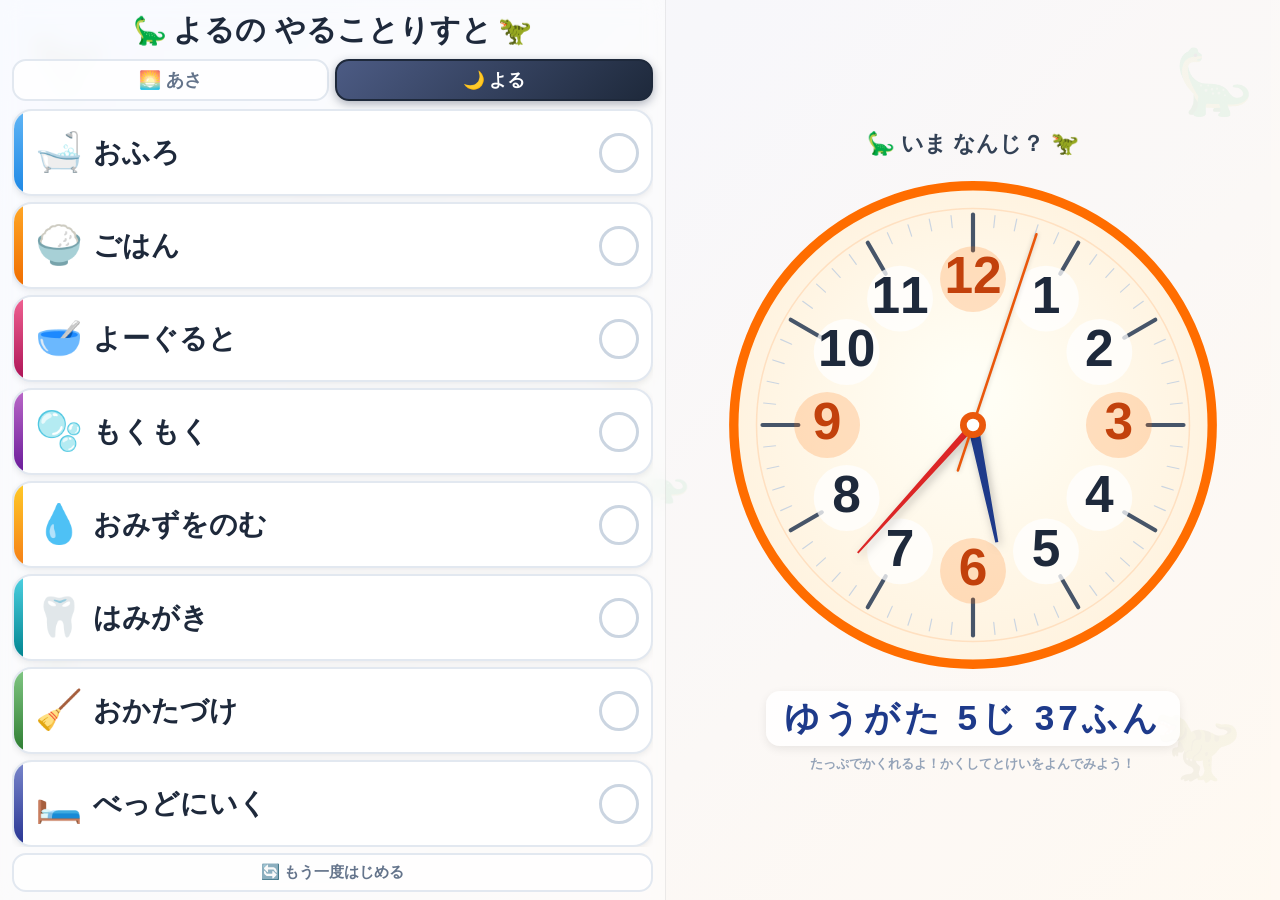
<file: family/index.html>
<!DOCTYPE html>
<html lang="ja">
<head>
  <meta charset="UTF-8">
  <meta name="viewport" content="width=device-width, initial-scale=1.0, user-scalable=no">
  <meta name="apple-mobile-web-app-capable" content="yes">
  <meta name="apple-mobile-web-app-status-bar-style" content="black-translucent">
  <title>🦖 やることりすと 🦕</title>
  <style>
    * { margin:0; padding:0; box-sizing:border-box; -webkit-tap-highlight-color:transparent; }

    html, body {
      height: 100%; width: 100%; overflow: hidden;
      font-family: 'Hiragino Maru Gothic Pro', 'Noto Sans JP', 'Yu Gothic', sans-serif;
      background: linear-gradient(135deg, #F0F4FF 0%, #FFF7ED 100%);
      user-select: none; -webkit-user-select: none;
    }

    /* 背景の恐竜 */
    #dinoBg { position:fixed; inset:0; pointer-events:none; z-index:0; overflow:hidden; }
    .dino { position:absolute; opacity:.08; animation:dinoFloat ease-in-out infinite; }
    @keyframes dinoFloat {
      0%,100% { transform:translateY(0) rotate(-8deg); }
      50%     { transform:translateY(-18px) rotate(8deg); }
    }

    /* ── レイアウト ── */
    .wrap { position:relative; z-index:1; display:flex; height:100vh; width:100vw; }

    /* 縦向き：上にタスク、下に時計 */
    @media (orientation:portrait) {
      .wrap  { flex-direction:column; }
      .left  { width:100% !important; height:60% !important; border-right:none !important; border-bottom:1px solid rgba(0,0,0,.07); }
      .right { width:100% !important; height:40% !important; }
    }

    /* ───── 左：タスク ───── */
    .left {
      width:52%; height:100%;
      padding:10px 12px 8px;
      display:flex; flex-direction:column;
      background:rgba(255,255,255,.55);
      backdrop-filter:blur(10px);
      border-right:1px solid rgba(0,0,0,.07);
    }

    .board-header {
      display:flex; align-items:center; justify-content:center;
      gap:6px; margin-bottom:8px; flex-shrink:0;
    }
    .board-title {
      font-size:clamp(1.1rem,2.5vw,1.9rem);
      font-weight:900; color:#1E293B;
    }

    /* あさ／よる 切り替えボタン */
    .mode-toggle { display:flex; gap:6px; margin-bottom:8px; flex-shrink:0; }
    .mode-btn {
      flex:1; padding:7px 8px; border-radius:14px;
      border:2px solid #E2E8F0; background:rgba(255,255,255,.75);
      color:#64748B; font-weight:800; font-family:inherit;
      font-size:clamp(.85rem,1.7vw,1.1rem);
      cursor:pointer; touch-action:manipulation;
      transition:all .3s;
    }
    .mode-btn.active.mode-morning {
      background:linear-gradient(135deg,#FFD54F,#FF8F00);
      border-color:#FF8F00; color:#7C2D12;
      box-shadow:0 3px 10px rgba(255,143,0,.35);
    }
    .mode-btn.active.mode-evening {
      background:linear-gradient(135deg,#4C5B84,#1E293B);
      border-color:#1E293B; color:white;
      box-shadow:0 3px 10px rgba(30,41,59,.35);
    }

    .tasks { flex:1; display:flex; flex-direction:column; gap:6px; overflow-y:auto; min-height:0; }

    /* ── タスクボタン（タップ前：白） ── */
    .task {
      flex:1; min-height:48px;
      display:flex; align-items:center;
      padding:0 12px 0 0;
      border-radius:20px;
      border:2px solid #E2E8F0;
      background:white;
      cursor:pointer; touch-action:manipulation;
      box-shadow:0 2px 6px rgba(0,0,0,.07);
      overflow:hidden; position:relative;
      transition:border-color .35s, box-shadow .35s, background .4s;
    }

    /* 左の色ストライプ */
    .stripe {
      width:9px; height:100%; flex-shrink:0;
      align-self:stretch; margin-right:12px;
      transition:background .4s;
    }
    .c-bath   .stripe { background:linear-gradient(180deg,#60B5F5,#1E88E5); }
    .c-meal   .stripe { background:linear-gradient(180deg,#FFA726,#EF6C00); }
    .c-water  .stripe { background:linear-gradient(180deg,#FFCA28,#F57F17); }
    .c-yogurt .stripe { background:linear-gradient(180deg,#F06292,#AD1457); }
    .c-moku   .stripe { background:linear-gradient(180deg,#BA68C8,#6A1B9A); }
    .c-teeth  .stripe { background:linear-gradient(180deg,#4DD0E1,#00838F); }
    .c-clean  .stripe { background:linear-gradient(180deg,#81C784,#2E7D32); }
    .c-bed    .stripe { background:linear-gradient(180deg,#7986CB,#283593); }

    /* あさVer 用ストライプ色 */
    .m-wake      .stripe { background:linear-gradient(180deg,#FFD54F,#FF8F00); }
    .m-gargle    .stripe { background:linear-gradient(180deg,#4FC3F7,#0288D1); }
    .m-meal      .stripe { background:linear-gradient(180deg,#FFA726,#EF6C00); }
    .m-clothes   .stripe { background:linear-gradient(180deg,#F06292,#AD1457); }
    .m-teeth     .stripe { background:linear-gradient(180deg,#4DD0E1,#00838F); }
    .m-bag       .stripe { background:linear-gradient(180deg,#BA68C8,#6A1B9A); }
    .m-sunscreen .stripe { background:linear-gradient(180deg,#81C784,#2E7D32); }
    .m-socks     .stripe { background:linear-gradient(180deg,#7986CB,#283593); }
    .m-go        .stripe { background:linear-gradient(180deg,#EF5350,#C62828); }

    .t-icon { font-size:clamp(1.6rem,3vw,2.5rem); margin-right:10px; flex-shrink:0; line-height:1; }

    .t-name {
      flex:1; text-align:left;
      font-size:clamp(1.1rem,2.2vw,1.75rem);
      font-weight:800; color:#1E293B;
      transition:color .35s;
    }

    /* 右の丸チェック */
    .t-circle {
      width:clamp(28px,3.5vw,40px); height:clamp(28px,3.5vw,40px);
      border-radius:50%; flex-shrink:0;
      border:3px solid #CBD5E1;
      display:flex; align-items:center; justify-content:center;
      background:transparent;
      transition:all .4s cubic-bezier(.175,.885,.32,1.275);
    }
    .t-check {
      font-size:clamp(1rem,2vw,1.5rem); line-height:1;
      color:white; font-weight:900;
      opacity:0; transform:scale(0) rotate(-90deg);
      transition:all .45s cubic-bezier(.175,.885,.32,1.275);
    }

    /* ── タスクボタン（タップ後：緑） ── */
    .task.done {
      background:linear-gradient(135deg,#22C55E,#15803D);
      border-color:#16A34A;
      box-shadow:0 5px 20px rgba(34,197,94,.38);
    }
    .task.done .stripe  { background:rgba(255,255,255,.22); }
    .task.done .t-name  { color:white; }
    .task.done .t-circle {
      background:rgba(255,255,255,.28);
      border-color:rgba(255,255,255,.55);
      transform:scale(1.12);
    }
    .task.done .t-check { opacity:1; transform:scale(1) rotate(0deg); }

    /* 完了アニメーション */
    @keyframes pop {
      0%   { transform:scale(1); }
      28%  { transform:scale(1.09) rotate(.6deg); }
      55%  { transform:scale(.96) rotate(-.4deg); }
      78%  { transform:scale(1.03); }
      100% { transform:scale(1); }
    }
    .task.popping { animation:pop .55s cubic-bezier(.175,.885,.32,1.275) both; }

    /* フッター */
    .footer { margin-top:6px; display:flex; flex-direction:column; gap:5px; flex-shrink:0; }

    .celeb {
      display:none; text-align:center; padding:8px 12px;
      background:linear-gradient(135deg,#FEF9C3,#FDE047);
      border:2.5px solid #EAB308; border-radius:16px;
      font-size:clamp(.85rem,1.7vw,1.25rem); font-weight:900; color:#92400E;
      animation:pulse .8s ease infinite alternate;
    }
    @keyframes pulse {
      from { transform:scale(1); }
      to   { transform:scale(1.02); box-shadow:0 0 16px rgba(234,179,8,.5); }
    }

    .reset-btn {
      padding:7px; border-radius:14px;
      border:2px solid #E2E8F0; background:rgba(255,255,255,.7);
      color:#64748B; font-size:clamp(.75rem,1.4vw,.95rem);
      font-weight:700; cursor:pointer; font-family:inherit;
      touch-action:manipulation;
    }
    .reset-btn:active { opacity:.7; }

    /* ───── 右：時計 ───── */
    .right {
      width:48%; height:100%;
      display:flex; flex-direction:column;
      align-items:center; justify-content:center;
      gap:6px; padding:10px;
      background:rgba(255,255,255,.25);
    }

    .clock-label {
      font-size:clamp(.85rem,1.9vw,1.4rem);
      font-weight:900; color:#334155; text-align:center; flex-shrink:0;
    }

    #clockCanvas { flex-shrink:0; display:block; }

    .digital {
      font-size:clamp(1rem,2.8vw,2.2rem);
      font-weight:900; color:#1E3A8A; letter-spacing:4px;
      background:rgba(255,255,255,.8); padding:4px 18px;
      border-radius:14px; box-shadow:0 3px 10px rgba(0,0,0,.08);
      flex-shrink:0; cursor:pointer;
      transition:background .25s, color .25s;
    }
    /* タップで答え（デジタル表示）を隠す。アナログ時計だけで
       じかんを読む練習ができるように。文字はtransparentにするだけで
       DOM上のテキストは残すため、再表示時に即座に正しい値が出る */
    .digital.hidden { background:#1E293B; color:transparent; }

    .digital-hint {
      font-size:clamp(.65rem,1.3vw,.8rem); color:#94A3B8; font-weight:700;
      margin-top:4px; flex-shrink:0; text-align:center;
    }

    /* コンフェッティ */
    @keyframes cfFall {
      0%   { opacity:1; transform:translateY(-60px) rotate(0deg); }
      80%  { opacity:1; }
      100% { opacity:0; transform:translateY(110vh) rotate(900deg); }
    }
    .cf { position:fixed; pointer-events:none; animation:cfFall linear forwards; z-index:9999; }

    /* ── ティラノサウルス演出 ── */
    #trexOverlay {
      position:fixed;inset:0;z-index:99999;
      background:rgba(0,0,0,0.88);
      display:flex;align-items:flex-end;justify-content:center;
      cursor:pointer;overflow:hidden;
    }
    #trexOverlay.shake { animation:trexShake 0.1s ease infinite; }
    @keyframes trexShake {
      0%,100%{transform:translate(0,0) rotate(0)}
      25%{transform:translate(-5px,3px) rotate(-0.3deg)}
      75%{transform:translate(5px,-3px) rotate(0.3deg)}
    }
    #trexBgGlow {
      position:absolute;inset:0;pointer-events:none;
      background:radial-gradient(ellipse at 60% 85%,rgba(255,70,0,0.3) 0%,transparent 65%);
      animation:glowPulse 0.45s ease infinite alternate;
    }
    @keyframes glowPulse { from{opacity:0.4} to{opacity:1} }
    #trexSvgWrap {
      position:relative;flex-shrink:0;
      width:min(94vw,540px);
      filter:drop-shadow(0 0 30px rgba(255,90,0,0.55));
      animation:trexRise 0.65s cubic-bezier(0.22,1,0.36,1) forwards;
    }
    @keyframes trexRise {
      from{transform:translateY(108%)} to{transform:translateY(0)}
    }
    #trexJaw {
      transform-box:fill-box;
      transform-origin:5% 30%;
      animation:jawDrop 0.45s 0.55s ease forwards, jawRoar 0.22s 1s ease infinite alternate;
    }
    @keyframes jawDrop { from{transform:rotate(0)} to{transform:rotate(20deg)} }
    @keyframes jawRoar { from{transform:rotate(18deg)} to{transform:rotate(25deg)} }
    #roarLabel {
      position:absolute;top:10%;left:50%;
      white-space:nowrap;
      font-size:clamp(2.5rem,9vw,6rem);font-weight:900;
      font-family:Impact,'Arial Black',sans-serif;letter-spacing:5px;
      color:#ff3300;
      opacity:0;
      animation:roarBoom 0.3s 0.75s cubic-bezier(0.175,0.885,0.32,1.275) forwards,
                roarFlicker 0.18s 1.05s ease infinite alternate;
      transform:translateX(-50%);
    }
    @keyframes roarBoom {
      0%{opacity:0;transform:translateX(-50%) scale(0.15)}
      100%{opacity:1;transform:translateX(-50%) scale(1)}
    }
    @keyframes roarFlicker {
      from{text-shadow:0 0 20px rgba(255,80,0,0.9),0 0 50px rgba(255,50,0,0.6)}
      to{text-shadow:0 0 45px rgba(255,110,0,1),0 0 90px rgba(255,40,0,0.9),0 0 130px rgba(255,0,0,0.4)}
    }
    .trexDust {
      position:absolute;bottom:2%;
      border-radius:50%;
      background:radial-gradient(circle,rgba(200,150,60,0.6),rgba(160,110,40,0.2));
      pointer-events:none;
      animation:dustPuff 1.4s ease-out forwards;
    }
    @keyframes dustPuff {
      0%{opacity:1;transform:scale(0.1) translateY(0)}
      100%{opacity:0;transform:scale(5) translateY(-30px)}
    }
    #trexTapHint {
      position:absolute;bottom:3%;left:50%;transform:translateX(-50%);
      color:rgba(255,255,255,0.45);font-size:clamp(0.75rem,2vw,1rem);
      white-space:nowrap;opacity:0;animation:hintIn 0.5s 2.2s ease forwards;
    }
    @keyframes hintIn { to{opacity:1} }

    /* ── エラスモサウルス演出（あさVer） ── */
    #elasmoOverlay {
      position:fixed;inset:0;z-index:99999;
      background:rgba(0,20,45,0.88);
      display:flex;align-items:flex-end;justify-content:center;
      cursor:pointer;overflow:hidden;
    }
    #elasmoOverlay.shake { animation:trexShake 0.1s ease infinite; }
    #elasmoBgGlow {
      position:absolute;inset:0;pointer-events:none;
      background:radial-gradient(ellipse at 60% 60%,rgba(0,180,255,0.3) 0%,transparent 65%);
      animation:glowPulse 0.45s ease infinite alternate;
    }
    #elasmoSvgWrap {
      position:relative;flex-shrink:0;
      width:min(94vw,540px);
      filter:drop-shadow(0 0 30px rgba(0,180,255,0.55));
      animation:trexRise 0.65s cubic-bezier(0.22,1,0.36,1) forwards;
    }
    #elasmoNeck {
      transform-box:fill-box;
      transform-origin:60% 96%;
      animation:neckSway 1.2s 0.6s ease-in-out infinite alternate;
    }
    @keyframes neckSway { from{transform:rotate(-2deg)} to{transform:rotate(3deg)} }
    #elasmoRoarLabel {
      position:absolute;top:6%;left:50%;
      white-space:nowrap;
      font-size:clamp(2.2rem,8vw,5.5rem);font-weight:900;
      font-family:Impact,'Arial Black',sans-serif;letter-spacing:4px;
      color:#00CFFF;
      opacity:0;
      animation:roarBoom 0.3s 0.75s cubic-bezier(0.175,0.885,0.32,1.275) forwards,
                elasmoFlicker 0.18s 1.05s ease infinite alternate;
      transform:translateX(-50%);
    }
    @keyframes elasmoFlicker {
      from{text-shadow:0 0 20px rgba(0,190,255,0.9),0 0 50px rgba(0,140,255,0.6)}
      to{text-shadow:0 0 45px rgba(0,220,255,1),0 0 90px rgba(0,150,255,0.9),0 0 130px rgba(0,100,255,0.4)}
    }
    .elasmoSplash {
      position:absolute;bottom:2%;
      border-radius:50%;
      background:radial-gradient(circle,rgba(190,235,255,0.8),rgba(80,170,220,0.15));
      pointer-events:none;
      animation:dustPuff 1.2s ease-out forwards;
    }
    #elasmoTapHint {
      position:absolute;bottom:3%;left:50%;transform:translateX(-50%);
      color:rgba(255,255,255,0.45);font-size:clamp(0.75rem,2vw,1rem);
      white-space:nowrap;opacity:0;animation:hintIn 0.5s 1.8s ease forwards;
    }
  </style>
</head>
<body>

<div id="dinoBg"></div>
<div id="cfContainer" style="position:fixed;inset:0;z-index:9999;pointer-events:none;overflow:hidden;"></div>

<div class="wrap">

  <!-- ===== 左：タスク ===== -->
  <div class="left">
    <div class="board-header">
      <span style="font-size:1.7rem" id="boardIconL">🦕</span>
      <h1 class="board-title" id="boardTitle">よるの やることりすと</h1>
      <span style="font-size:1.7rem" id="boardIconR">🦖</span>
    </div>

    <div class="mode-toggle">
      <button class="mode-btn mode-morning" id="modeMorningBtn" onclick="switchMode('morning')">🌅 あさ</button>
      <button class="mode-btn mode-evening" id="modeEveningBtn" onclick="switchMode('evening')">🌙 よる</button>
    </div>

    <div class="tasks" id="tasksMorning" style="display:none">
      <button class="task m-wake"      onclick="tap(this)">
        <div class="stripe"></div><span class="t-icon">🌅</span>
        <span class="t-name">おきる</span>
        <div class="t-circle"><span class="t-check">✓</span></div>
      </button>
      <button class="task m-gargle"    onclick="tap(this)">
        <div class="stripe"></div><span class="t-icon">🚰</span>
        <span class="t-name">うがい</span>
        <div class="t-circle"><span class="t-check">✓</span></div>
      </button>
      <button class="task m-meal"      onclick="tap(this)">
        <div class="stripe"></div><span class="t-icon">🍳</span>
        <span class="t-name">あさごはん</span>
        <div class="t-circle"><span class="t-check">✓</span></div>
      </button>
      <button class="task m-clothes"   onclick="tap(this)">
        <div class="stripe"></div><span class="t-icon">👕</span>
        <span class="t-name">おきがえ</span>
        <div class="t-circle"><span class="t-check">✓</span></div>
      </button>
      <button class="task m-teeth"     onclick="tap(this)">
        <div class="stripe"></div><span class="t-icon">🦷</span>
        <span class="t-name">はみがき</span>
        <div class="t-circle"><span class="t-check">✓</span></div>
      </button>
      <button class="task m-bag"       onclick="tap(this)">
        <div class="stripe"></div><span class="t-icon">🎒</span>
        <span class="t-name">ほいくえんのようい</span>
        <div class="t-circle"><span class="t-check">✓</span></div>
      </button>
      <button class="task m-sunscreen" onclick="tap(this)">
        <div class="stripe"></div><span class="t-icon">🧴</span>
        <span class="t-name">ひやけどめをぬる</span>
        <div class="t-circle"><span class="t-check">✓</span></div>
      </button>
      <button class="task m-socks"     onclick="tap(this)">
        <div class="stripe"></div><span class="t-icon">🧦</span>
        <span class="t-name">くつしたをはく</span>
        <div class="t-circle"><span class="t-check">✓</span></div>
      </button>
      <button class="task m-go"        onclick="tap(this)">
        <div class="stripe"></div><span class="t-icon">🚗</span>
        <span class="t-name">しゅっぱつ！</span>
        <div class="t-circle"><span class="t-check">✓</span></div>
      </button>
    </div>

    <div class="tasks" id="tasksEvening">
      <button class="task c-bath"   onclick="tap(this)">
        <div class="stripe"></div><span class="t-icon">🛁</span>
        <span class="t-name">おふろ</span>
        <div class="t-circle"><span class="t-check">✓</span></div>
      </button>
      <button class="task c-meal"   onclick="tap(this)">
        <div class="stripe"></div><span class="t-icon">🍚</span>
        <span class="t-name">ごはん</span>
        <div class="t-circle"><span class="t-check">✓</span></div>
      </button>
      <button class="task c-yogurt" onclick="tap(this)">
        <div class="stripe"></div><span class="t-icon">🥣</span>
        <span class="t-name">よーぐると</span>
        <div class="t-circle"><span class="t-check">✓</span></div>
      </button>
      <button class="task c-moku"   onclick="tap(this)">
        <div class="stripe"></div><span class="t-icon">🫧</span>
        <span class="t-name">もくもく</span>
        <div class="t-circle"><span class="t-check">✓</span></div>
      </button>
      <button class="task c-water"  onclick="tap(this)">
        <div class="stripe"></div><span class="t-icon">💧</span>
        <span class="t-name">おみずをのむ</span>
        <div class="t-circle"><span class="t-check">✓</span></div>
      </button>
      <button class="task c-teeth"  onclick="tap(this)">
        <div class="stripe"></div><span class="t-icon">🦷</span>
        <span class="t-name">はみがき</span>
        <div class="t-circle"><span class="t-check">✓</span></div>
      </button>
      <button class="task c-clean"  onclick="tap(this)">
        <div class="stripe"></div><span class="t-icon">🧹</span>
        <span class="t-name">おかたづけ</span>
        <div class="t-circle"><span class="t-check">✓</span></div>
      </button>
      <button class="task c-bed"    onclick="tap(this)">
        <div class="stripe"></div><span class="t-icon">🛏️</span>
        <span class="t-name">べっどにいく</span>
        <div class="t-circle"><span class="t-check">✓</span></div>
      </button>
    </div>

    <div class="footer">
      <div class="celeb" id="celeb">🎉 ぜんぶできたよ！えらい！🦖💫🦕 🎉</div>
      <button class="reset-btn" onclick="resetAll()">🔄 もう一度はじめる</button>
    </div>
  </div>

  <!-- ===== 右：時計 ===== -->
  <div class="right" id="clockPanel" onclick="speakTime()" style="cursor:pointer;">
    <div class="clock-label">🦕 いま なんじ？ 🦖</div>
    <canvas id="clockCanvas"></canvas>
    <div class="digital" id="digital" onclick="toggleDigital(event)">--:--</div>
    <div class="digital-hint" id="digitalHint">たっぷでかくれるよ！かくしてとけいをよんでみよう！</div>
  </div>
</div>

<script>
/* ── 背景の恐竜 ── */
(function () {
  const bg = document.getElementById('dinoBg');
  const items = [
    {e:'🦖',t:'3%', l:'2%',  s:'4rem',  d:'4.2s',dl:'0s'  },
    {e:'🦕',t:'72%',l:'3%',  s:'4.5rem',d:'5.1s',dl:'1.3s'},
    {e:'🦖',t:'38%',l:'46%', s:'3.5rem',d:'3.8s',dl:'0.7s'},
    {e:'🦕',t:'5%', r:'2%',  s:'4rem',  d:'4.7s',dl:'2s'  },
    {e:'🦖',t:'78%',r:'3%',  s:'4.5rem',d:'3.5s',dl:'0.4s'},
    {e:'🦕',t:'50%',r:'46%', s:'3rem',  d:'5.4s',dl:'1.7s'},
    {e:'🦖',t:'22%',l:'23%', s:'3rem',  d:'4s',  dl:'2.5s'},
    {e:'🦕',t:'58%',r:'22%', s:'3.5rem',d:'4.9s',dl:'0.9s'},
  ];
  items.forEach(p => {
    const el = document.createElement('div');
    el.className = 'dino';
    el.textContent = p.e;
    el.style.fontSize = p.s;
    el.style.animationDuration = p.d;
    el.style.animationDelay   = p.dl;
    el.style.top = p.t;
    if (p.l) el.style.left  = p.l;
    if (p.r) el.style.right = p.r;
    bg.appendChild(el);
  });
})();

/* ── アナログ時計 ── */
const canvas = document.getElementById('clockCanvas');
const ctx    = canvas.getContext('2d');

/* 分針を「秒針が一周したらカチッと1分進む」動きにするための状態
   （60秒で1分、の概念を子どもがつかみやすいように） */
let _lastMinute = -1;
let _minuteTickAt = null;

/* 秒針も同様に、なめらかな連続移動ではなく1秒ごとに「カチッ」と動く
   （本物のクオーツ時計の秒針の動きに近づける） */
let _lastSecond = -1;
let _secondTickAt = null;

function resizeClock() {
  const panel = document.getElementById('clockPanel');
  const w = panel.clientWidth;
  const h = panel.clientHeight;
  if (w < 50 || h < 50) return;
  const label   = panel.querySelector('.clock-label');
  const digital = document.getElementById('digital');
  const usedH = (label ? label.offsetHeight : 30) + (digital ? digital.offsetHeight : 50) + 40;
  const size = Math.max(80, Math.min(w - 20, h - usedH, 520));
  if (canvas.width === size) return;
  canvas.width  = size;
  canvas.height = size;
}

function drawHand(angle, len, width, color) {
  const cos = Math.cos(angle), sin = Math.sin(angle);
  const pc  = Math.cos(angle + Math.PI / 2), ps = Math.sin(angle + Math.PI / 2);
  const hw  = width / 2;
  ctx.save();
  ctx.shadowColor = 'rgba(0,0,0,.28)'; ctx.shadowBlur = 8;
  ctx.shadowOffsetX = 2; ctx.shadowOffsetY = 3;
  ctx.beginPath();
  ctx.moveTo(pc * hw, ps * hw);
  ctx.lineTo(cos * len + pc * (width * .14), sin * len + ps * (width * .14));
  ctx.lineTo(cos * len, sin * len);
  ctx.lineTo(cos * len - pc * (width * .14), sin * len - ps * (width * .14));
  ctx.lineTo(-pc * hw, -ps * hw);
  ctx.lineTo(-cos * width * .1, -sin * width * .1);
  ctx.closePath();
  ctx.fillStyle = color;
  ctx.fill();
  ctx.restore();
}

function drawClock() {
  const size = canvas.width;
  if (size < 10) return;
  const R = size / 2 * .92;

  ctx.clearRect(0, 0, size, size);
  ctx.save();
  ctx.translate(size / 2, size / 2);

  const grad = ctx.createRadialGradient(0, -R * .15, R * .1, 0, 0, R);
  grad.addColorStop(0, '#FFFEF5');
  grad.addColorStop(1, '#FFF3E0');
  ctx.beginPath(); ctx.arc(0, 0, R, 0, 2 * Math.PI);
  ctx.fillStyle = grad; ctx.fill();
  ctx.strokeStyle = '#FF6D00'; ctx.lineWidth = Math.max(5, size * .018); ctx.stroke();
  ctx.beginPath(); ctx.arc(0, 0, R * .905, 0, 2 * Math.PI);
  ctx.strokeStyle = 'rgba(255,109,0,.15)'; ctx.lineWidth = 1.5; ctx.stroke();

  for (let i = 0; i < 60; i++) {
    const a  = (i / 60) * 2 * Math.PI - Math.PI / 2;
    const isH = i % 5 === 0;
    const r1 = R * .88, r2 = isH ? R * .73 : R * .83;
    ctx.beginPath();
    ctx.moveTo(Math.cos(a) * r1, Math.sin(a) * r1);
    ctx.lineTo(Math.cos(a) * r2, Math.sin(a) * r2);
    ctx.strokeStyle = isH ? '#475569' : '#CBD5E1';
    ctx.lineWidth   = isH ? Math.max(3, size * .008) : 1.2;
    ctx.lineCap = 'round'; ctx.stroke();
  }

  const numR  = R * .61;
  const fSize = Math.max(16, size * .099);
  const big   = new Set([12, 3, 6, 9]);
  for (let n = 1; n <= 12; n++) {
    const a = (n / 12) * 2 * Math.PI - Math.PI / 2;
    const x = Math.cos(a) * numR, y = Math.sin(a) * numR;
    ctx.beginPath(); ctx.arc(x, y, fSize * .64, 0, 2 * Math.PI);
    ctx.fillStyle = big.has(n) ? 'rgba(255,109,0,.2)' : 'rgba(255,255,255,.75)';
    ctx.fill();
    ctx.font         = `900 ${fSize}px 'Hiragino Maru Gothic Pro','Noto Sans JP',sans-serif`;
    ctx.fillStyle    = big.has(n) ? '#C2410C' : '#1E293B';
    ctx.textAlign    = 'center';
    ctx.textBaseline = 'middle';
    ctx.fillText(n, x, y);
  }

  const now = new Date();
  const h  = now.getHours() % 12, m = now.getMinutes();
  const s  = now.getSeconds();
  const hS = h + m / 60;   // 時針は分に合わせてゆっくり進む

  /* 分針は秒針が0秒に戻った瞬間だけ「カチッ」と1分ぶん動く。
     切り替わった直後に軽くバウンドさせて動きを目立たせる。 */
  if (m !== _lastMinute) {
    if (_lastMinute !== -1) _minuteTickAt = now.getTime();
    _lastMinute = m;
  }
  let minuteBounce = 0;
  if (_minuteTickAt !== null) {
    const dt = (now.getTime() - _minuteTickAt) / 1000;
    if (dt < 0.5) minuteBounce = 0.09 * Math.exp(-dt * 11) * Math.sin(2 * Math.PI * 6 * dt);
    else _minuteTickAt = null;
  }

  /* 秒針も同じ理屈で、1秒ごとに「カチッ」と固定位置へ動く */
  if (s !== _lastSecond) {
    if (_lastSecond !== -1) _secondTickAt = now.getTime();
    _lastSecond = s;
  }
  let secondBounce = 0;
  if (_secondTickAt !== null) {
    const dt = (now.getTime() - _secondTickAt) / 1000;
    if (dt < 0.2) secondBounce = 0.03 * Math.exp(-dt * 22) * Math.sin(2 * Math.PI * 5 * dt);
    else _secondTickAt = null;
  }

  drawHand((hS / 12) * 2 * Math.PI - Math.PI / 2, R * .50, Math.max(8, size * .021), '#1E3A8A');
  drawHand((m / 60) * 2 * Math.PI - Math.PI / 2 + minuteBounce, R * .72, Math.max(6, size * .013), '#DC2626');

  const sA = (s / 60) * 2 * Math.PI - Math.PI / 2 + secondBounce;
  ctx.save();
  ctx.shadowColor = 'rgba(0,0,0,.2)'; ctx.shadowBlur = 5;
  ctx.strokeStyle = '#EA580C'; ctx.lineWidth = Math.max(2, size * .005); ctx.lineCap = 'round';
  ctx.beginPath();
  ctx.moveTo(Math.cos(sA + Math.PI) * R * .2, Math.sin(sA + Math.PI) * R * .2);
  ctx.lineTo(Math.cos(sA) * R * .84, Math.sin(sA) * R * .84);
  ctx.stroke();
  ctx.restore();

  ctx.beginPath(); ctx.arc(0, 0, Math.max(8, size * .025), 0, 2 * Math.PI);
  ctx.fillStyle = '#EA580C'; ctx.fill();
  ctx.beginPath(); ctx.arc(0, 0, Math.max(4, size * .012), 0, 2 * Math.PI);
  ctx.fillStyle = 'white'; ctx.fill();

  ctx.restore();

  const h24d = now.getHours();
  const h12d = h24d % 12 || 12;
  let tod;
  if (h24d >= 4 && h24d <= 10)       tod = 'あさ';
  else if (h24d >= 11 && h24d <= 15) tod = 'おひる';
  else if (h24d >= 16 && h24d <= 17) tod = 'ゆうがた';
  else                                tod = 'よる';
  const digitalText = m === 0
    ? `${tod} ${h12d}じ`
    : `${tod} ${h12d}じ ${m}ふん`;
  document.getElementById('digital').textContent = digitalText;
}

function tick() { drawClock(); requestAnimationFrame(tick); }

/* ── あさ／よる 切り替え ── */
let currentMode = 'evening';

function activeTasksEl() {
  return document.getElementById(currentMode === 'morning' ? 'tasksMorning' : 'tasksEvening');
}

function switchMode(mode) {
  currentMode = mode;
  const isMorning = mode === 'morning';
  document.getElementById('tasksMorning').style.display = isMorning ? 'flex' : 'none';
  document.getElementById('tasksEvening').style.display = isMorning ? 'none' : 'flex';
  document.getElementById('modeMorningBtn').classList.toggle('active', isMorning);
  document.getElementById('modeEveningBtn').classList.toggle('active', !isMorning);
  document.getElementById('boardTitle').textContent = isMorning ? 'あさの やることりすと' : 'よるの やることりすと';
  document.getElementById('boardIconL').textContent = isMorning ? '🌞' : '🦕';
  document.getElementById('boardIconR').textContent = isMorning ? '☀️' : '🦖';
  checkAll();
}

/* ── タスク ── */
function tap(btn) {
  const completing = !btn.classList.contains('done');
  btn.classList.toggle('done');
  if (completing) {
    btn.classList.remove('popping');
    void btn.offsetWidth;
    btn.classList.add('popping');
    btn.addEventListener('animationend', () => btn.classList.remove('popping'), { once: true });
    if (navigator.vibrate) navigator.vibrate([30, 10, 45]);
  }
  checkAll();
}

function checkAll() {
  const container = activeTasksEl();
  const all  = container.querySelectorAll('.task');
  const done = container.querySelectorAll('.task.done');
  const cel  = document.getElementById('celeb');
  if (all.length === done.length) {
    cel.style.display = 'block';
    confetti();
    setTimeout(currentMode === 'morning' ? showElasmosaurus : showTRex, 800);
  } else {
    cel.style.display = 'none';
  }
}

function resetAll() {
  activeTasksEl().querySelectorAll('.task.done').forEach(b => b.classList.remove('done'));
  document.getElementById('celeb').style.display = 'none';
}

/* ── コンフェッティ ── */
function confetti() {
  const cols = ['#22C55E','#3B82F6','#F59E0B','#EC4899','#8B5CF6','#EF4444','#06B6D4','#FBBF24'];
  for (let i = 0; i < 90; i++) {
    setTimeout(() => {
      const el = document.createElement('div');
      el.className = 'cf';
      const w = 8 + Math.random() * 10, h = 8 + Math.random() * 13;
      el.style.cssText = `
        left:${Math.random() * 100}vw;
        width:${w}px; height:${h}px;
        background:${cols[Math.floor(Math.random() * cols.length)]};
        animation-duration:${1.5 + Math.random() * 2}s;
        border-radius:${Math.random() > .5 ? '50%' : '3px'};
      `;
      document.getElementById('cfContainer').appendChild(el);
      setTimeout(() => el.remove(), 3800);
    }, i * 22);
  }
}

/* ── ティラノサウルス演出 ── */
function showTRex() {
  if (document.getElementById('trexOverlay')) return;
  const ov = document.createElement('div');
  ov.id = 'trexOverlay';
  ov.innerHTML = `
    <div id="trexBgGlow"></div>
    <div id="roarLabel">ROOOAAARR!!</div>
    <div id="trexSvgWrap">
      <svg viewBox="0 0 560 460" xmlns="http://www.w3.org/2000/svg" style="width:100%;display:block;">
        <ellipse cx="265" cy="448" rx="155" ry="12" fill="rgba(0,0,0,0.45)"/>
        <path d="M 118,252 Q 68,238 28,256 Q 48,282 88,274 Q 114,265 138,258 Z" fill="#3e6e2b"/>
        <path d="M 126,250 Q 82,240 46,256 Q 64,272 98,266 Q 122,258 140,254 Z" fill="#4d7e35"/>
        <ellipse cx="255" cy="248" rx="132" ry="78" fill="#4d7e35" transform="rotate(-8 255 248)"/>
        <ellipse cx="238" cy="222" rx="78" ry="44" fill="#5e9640" opacity="0.35" transform="rotate(-8 238 222)"/>
        <path d="M 148,268 Q 190,318 248,330 Q 278,334 284,320 Q 258,288 224,263 Q 196,250 166,254 Z" fill="#72b04c" opacity="0.55"/>
        <path d="M 142,218 Q 138,202 149,197 Q 155,208 152,220 Z" fill="#5a9038"/>
        <path d="M 168,206 Q 166,190 177,185 Q 182,198 177,208 Z" fill="#5a9038"/>
        <path d="M 198,196 Q 197,180 209,176 Q 212,190 207,200 Z" fill="#5a9038"/>
        <path d="M 232,191 Q 231,175 243,172 Q 246,185 240,196 Z" fill="#5a9038"/>
        <path d="M 267,190 Q 268,174 280,172 Q 282,185 276,196 Z" fill="#5a9038"/>
        <path d="M 304,193 Q 306,177 318,177 Q 319,190 312,201 Z" fill="#5a9038"/>
        <path d="M 336,200 Q 339,184 351,185 Q 351,198 344,208 Z" fill="#5a9038"/>
        <path d="M 348,190 Q 374,152 396,140 Q 386,176 360,206 Z" fill="#4d7e35"/>
        <path d="M 375,152 Q 418,115 474,124 Q 508,134 502,160 Q 475,172 436,166 Q 406,160 375,152 Z" fill="#4d7e35"/>
        <path d="M 385,146 Q 425,112 470,122 Q 498,132 492,152 Q 468,162 432,156 Q 406,150 385,146 Z" fill="#5e9640" opacity="0.35"/>
        <g id="trexJaw">
          <path d="M 390,168 Q 438,173 500,164 Q 513,182 498,198 Q 454,210 406,198 Q 390,190 390,168 Z" fill="#3e6e2b"/>
          <path d="M 416,188 Q 452,200 484,191 Q 468,214 451,218 Q 433,213 416,188 Z" fill="#cc4466" opacity="0.92"/>
          <path d="M 438,192 Q 455,197 470,192" stroke="rgba(255,180,180,0.4)" stroke-width="2" fill="none"/>
          <path d="M 406,172 L 411,156 L 417,172 Z" fill="#efe8cc"/>
          <path d="M 424,174 L 429,157 L 436,174 Z" fill="#efe8cc"/>
          <path d="M 445,174 L 450,158 L 457,174 Z" fill="#efe8cc"/>
          <path d="M 464,173 L 468,158 L 474,173 Z" fill="#efe8cc"/>
          <path d="M 480,170 L 484,156 L 489,170 Z" fill="#efe8cc"/>
        </g>
        <path d="M 402,167 L 408,183 L 415,167 Z" fill="#f0ead0"/>
        <path d="M 420,168 L 426,185 L 433,168 Z" fill="#f0ead0"/>
        <path d="M 441,167 L 446,183 L 452,167 Z" fill="#f0ead0"/>
        <path d="M 460,166 L 465,181 L 470,166 Z" fill="#f0ead0"/>
        <path d="M 478,165 L 482,179 L 487,165 Z" fill="#f0ead0"/>
        <path d="M 398,168 Q 445,172 504,163" stroke="rgba(180,50,50,0.4)" stroke-width="3" fill="none"/>
        <circle cx="462" cy="137" r="13" fill="#0f0f00"/>
        <circle cx="466" cy="134" r="6" fill="white"/>
        <circle cx="468" cy="133" r="3.5" fill="#cccc00"/>
        <circle cx="470" cy="132" r="2" fill="#0f0f00"/>
        <circle cx="472" cy="130" r="1.8" fill="white" opacity="0.8"/>
        <path d="M 448,127 Q 462,122 476,126" stroke="#2a4d1a" stroke-width="3" fill="none" stroke-linecap="round"/>
        <ellipse cx="494" cy="150" rx="4.5" ry="3" fill="#2d541e" transform="rotate(-18 494 150)"/>
        <path d="M 175,300 Q 163,350 150,383 Q 143,400 149,410 Q 161,418 175,410 Q 184,402 188,388 Q 202,358 208,328 Q 212,312 206,300 Z" fill="#3e6e2b"/>
        <path d="M 176,299 Q 170,338 163,362 Q 176,352 196,326 Q 203,311 198,299 Z" fill="#4d7e35" opacity="0.5"/>
        <path d="M 143,406 Q 128,414 124,428 Q 135,432 145,424" fill="#3e6e2b"/>
        <path d="M 158,411 Q 148,422 150,434 Q 160,436 164,426" fill="#3e6e2b"/>
        <path d="M 171,411 Q 165,422 168,434 Q 177,433 178,422" fill="#3e6e2b"/>
        <path d="M 120,428 L 111,437" stroke="#2a4d1a" stroke-width="3" stroke-linecap="round"/>
        <path d="M 141,432 L 134,441" stroke="#2a4d1a" stroke-width="3" stroke-linecap="round"/>
        <path d="M 161,434 L 156,443" stroke="#2a4d1a" stroke-width="3" stroke-linecap="round"/>
        <path d="M 178,422 L 178,434" stroke="#2a4d1a" stroke-width="3" stroke-linecap="round"/>
        <path d="M 218,308 Q 232,350 244,380 Q 248,397 244,410 Q 254,420 267,413 Q 274,403 270,390 Q 260,366 251,340 Q 243,318 238,308 Z" fill="#3a6828"/>
        <path d="M 232,403 Q 222,413 225,426 Q 234,430 240,421" fill="#3a6828"/>
        <path d="M 248,408 Q 242,419 246,431 Q 255,431 256,421" fill="#3a6828"/>
        <path d="M 260,408 Q 257,419 262,430 Q 269,427 269,417" fill="#3a6828"/>
        <path d="M 336,218 Q 320,232 312,242 Q 318,249 327,244 Q 338,234 345,222 Z" fill="#3e6e2b"/>
        <path d="M 311,243 L 304,251" stroke="#2a4d1a" stroke-width="2.5" stroke-linecap="round"/>
        <path d="M 319,247 L 314,256" stroke="#2a4d1a" stroke-width="2.5" stroke-linecap="round"/>
        <path d="M 328,247 L 325,256" stroke="#2a4d1a" stroke-width="2.5" stroke-linecap="round"/>
        <path d="M 198,234 Q 218,247 238,243" stroke="#3a6828" stroke-width="1.5" fill="none" opacity="0.5"/>
        <path d="M 213,254 Q 232,264 253,261" stroke="#3a6828" stroke-width="1.5" fill="none" opacity="0.5"/>
        <path d="M 288,242 Q 308,248 322,244" stroke="#3a6828" stroke-width="1.5" fill="none" opacity="0.45"/>
        <circle cx="228" cy="228" r="3" fill="#3a6828" opacity="0.4"/>
        <circle cx="268" cy="229" r="3" fill="#3a6828" opacity="0.4"/>
        <circle cx="244" cy="244" r="2.5" fill="#3a6828" opacity="0.35"/>
        <path d="M 195,446 L 175,456 M 195,446 L 206,458 M 195,446 L 190,460" stroke="#666" stroke-width="1.5" opacity="0.4" fill="none"/>
        <path d="M 285,446 L 270,455 M 285,446 L 296,458" stroke="#666" stroke-width="1.5" opacity="0.4" fill="none"/>
      </svg>
    </div>
    <div id="trexTapHint">タップで閉じる</div>
  `;
  document.body.appendChild(ov);

  ov.classList.add('shake');
  setTimeout(() => ov.classList.remove('shake'), 1800);

  setTimeout(() => {
    [[30, 55], [50, 65], [18, 48], [68, 52]].forEach(([lp, sz], i) => {
      const dust = document.createElement('div');
      dust.className = 'trexDust';
      dust.style.cssText = `left:${lp}%;width:${sz}px;height:${sz}px;animation-delay:${i*0.13}s`;
      ov.appendChild(dust);
    });
  }, 500);

  function playRoar() {
    try {
      const ac = new (window.AudioContext || window.webkitAudioContext)();
      const dur = 2.8, sr = ac.sampleRate;
      const buf = ac.createBuffer(1, sr * dur, sr);
      const d = buf.getChannelData(0);
      for (let i = 0; i < d.length; i++) {
        const t = i / sr;
        const env = Math.min(1, t * 6) * Math.pow(Math.max(0, 1 - t / dur), 0.4);
        const f = 55 + t * 25;
        const vib = Math.sin(2 * Math.PI * 7 * t) * 0.018;
        d[i] = (
          Math.sin(2 * Math.PI * f * (1 + vib) * t) * 0.38 +
          Math.sin(2 * Math.PI * f * 1.48 * t) * 0.22 +
          Math.sin(2 * Math.PI * f * 2.02 * t) * 0.14 +
          Math.sin(2 * Math.PI * 190 * t) * 0.08 +
          (Math.random() - 0.5) * 0.14
        ) * env * 0.75;
      }
      const src = ac.createBufferSource();
      src.buffer = buf;
      const lp = ac.createBiquadFilter();
      lp.type = 'lowpass'; lp.frequency.value = 380;
      const g = ac.createGain(); g.gain.value = 1.4;
      src.connect(lp); lp.connect(g); g.connect(ac.destination);
      src.start();
    } catch(e) {}
  }
  playRoar();

  setTimeout(() => {
    ov.style.transition = 'opacity 0.8s';
    ov.style.opacity = '0';
    setTimeout(() => ov.remove(), 800);
  }, 4500);

  ov.addEventListener('click', () => {
    ov.style.transition = 'opacity 0.3s';
    ov.style.opacity = '0';
    setTimeout(() => ov.remove(), 300);
  });
}

/* ── エラスモサウルス演出（あさVer） ── */
function showElasmosaurus() {
  if (document.getElementById('elasmoOverlay')) return;
  const ov = document.createElement('div');
  ov.id = 'elasmoOverlay';
  ov.innerHTML = `
    <div id="elasmoBgGlow"></div>
    <div id="elasmoRoarLabel">ザバァァン!!</div>
    <div id="elasmoSvgWrap">
      <svg viewBox="0 0 560 460" xmlns="http://www.w3.org/2000/svg" style="width:100%;display:block;">
        <!-- 水面 -->
        <path d="M 55,400 Q 70,378 110,382 Q 150,360 200,372 Q 240,352 300,362 Q 370,350 420,368 Q 470,360 500,382 Q 525,390 520,412 Q 480,440 300,444 Q 110,440 60,415 Z" fill="#A5D8EC"/>
        <ellipse cx="300" cy="415" rx="215" ry="30" fill="#C8EAF6" opacity="0.7"/>

        <!-- しっぽ -->
        <path d="M 425,320 Q 495,308 542,285 Q 515,340 448,362 Q 430,350 425,320 Z" fill="#6E8DB1"/>

        <!-- 奥のヒレ -->
        <path d="M 240,380 Q 200,420 165,432 Q 195,438 230,420 Q 252,404 258,388 Z" fill="#54719A"/>

        <!-- 胴体 -->
        <ellipse cx="320" cy="345" rx="128" ry="78" fill="#7F9DBE"/>
        <ellipse cx="300" cy="315" rx="90" ry="42" fill="#93AFCB" opacity="0.5"/>

        <!-- おなか -->
        <ellipse cx="330" cy="390" rx="102" ry="46" fill="#F4E7C8"/>

        <!-- 手前のヒレ -->
        <path d="M 265,400 Q 235,440 190,452 Q 225,458 265,440 Q 288,424 292,406 Q 278,398 265,400 Z" fill="#5E7DA4"/>
        <path d="M 370,402 Q 372,442 348,458 Q 388,452 404,428 Q 410,412 402,400 Q 385,396 370,402 Z" fill="#5E7DA4"/>

        <!-- 首と頭（ゆったり揺れる） -->
        <g id="elasmoNeck">
          <path d="M 300,320 C 280,250 250,190 252,120 L 218,118 C 214,190 240,255 262,325 Z" fill="#7F9DBE"/>
          <ellipse cx="240" cy="105" rx="42" ry="28" fill="#7F9DBE" transform="rotate(-6 240 105)"/>
          <path d="M 244,122 Q 266,130 284,120 Q 276,136 254,138 Q 240,134 238,124 Z" fill="#F4E7C8"/>
          <path d="M 250,118 Q 268,124 283,114" stroke="#4A6076" stroke-width="2.5" fill="none" stroke-linecap="round"/>
          <circle cx="252" cy="98" r="6.5" fill="#26343F"/>
          <circle cx="254" cy="96" r="2.2" fill="white"/>
          <circle cx="274" cy="97" r="1.8" fill="#4A6076"/>
        </g>

        <!-- 水しぶき -->
        <path d="M 205,372 Q 190,352 196,332 Q 178,348 186,372 Z" fill="#E9F8FE" opacity="0.9"/>
        <path d="M 448,362 Q 462,340 456,320 Q 474,338 466,362 Z" fill="#E9F8FE" opacity="0.9"/>
        <circle cx="160" cy="330" r="6" fill="#DFF4FB"/>
        <circle cx="176" cy="302" r="4" fill="#DFF4FB"/>
        <circle cx="472" cy="308" r="5" fill="#DFF4FB"/>
        <circle cx="452" cy="284" r="3" fill="#DFF4FB"/>
        <path d="M 120,408 Q 160,398 200,408" stroke="#E9F8FE" stroke-width="4" fill="none" stroke-linecap="round" opacity="0.8"/>
        <path d="M 380,414 Q 420,404 460,412" stroke="#E9F8FE" stroke-width="4" fill="none" stroke-linecap="round" opacity="0.8"/>
      </svg>
    </div>
    <div id="elasmoTapHint">タップで閉じる</div>
  `;
  document.body.appendChild(ov);

  ov.classList.add('shake');
  setTimeout(() => ov.classList.remove('shake'), 1800);

  setTimeout(() => {
    [[22, 26], [40, 20], [15, 16], [55, 22]].forEach(([lp, sz], i) => {
      const splash = document.createElement('div');
      splash.className = 'elasmoSplash';
      splash.style.cssText = `left:${lp}%;width:${sz}px;height:${sz}px;animation-delay:${i*0.13}s`;
      ov.appendChild(splash);
    });
  }, 500);

  function playSplashRoar() {
    try {
      const ac = new (window.AudioContext || window.webkitAudioContext)();
      const dur = 2.4, sr = ac.sampleRate;
      const buf = ac.createBuffer(1, sr * dur, sr);
      const d = buf.getChannelData(0);
      for (let i = 0; i < d.length; i++) {
        const t = i / sr;
        const splashEnv = t < 0.35 ? Math.max(0, 1 - t / 0.35) : 0;
        const splashNoise = (Math.random() - 0.5) * 2 * splashEnv * 0.6;
        const gt = Math.max(0, t - 0.15);
        const groanEnv = Math.min(1, gt * 4) * Math.pow(Math.max(0, 1 - gt / (dur - 0.15)), 0.5);
        const f = 65 + gt * 20;
        const vib = Math.sin(2 * Math.PI * 7 * t) * 0.018;
        const groan = (
          Math.sin(2 * Math.PI * f * (1 + vib) * gt) * 0.38 +
          Math.sin(2 * Math.PI * f * 1.48 * gt) * 0.22 +
          Math.sin(2 * Math.PI * f * 2.02 * gt) * 0.14
        ) * groanEnv;
        d[i] = (splashNoise + groan) * 0.8;
      }
      const src = ac.createBufferSource();
      src.buffer = buf;
      const lp = ac.createBiquadFilter();
      lp.type = 'lowpass'; lp.frequency.value = 500;
      const g = ac.createGain(); g.gain.value = 1.3;
      src.connect(lp); lp.connect(g); g.connect(ac.destination);
      src.start();
    } catch(e) {}
  }
  playSplashRoar();

  setTimeout(() => {
    ov.style.transition = 'opacity 0.8s';
    ov.style.opacity = '0';
    setTimeout(() => ov.remove(), 800);
  }, 4500);

  ov.addEventListener('click', () => {
    ov.style.transition = 'opacity 0.3s';
    ov.style.opacity = '0';
    setTimeout(() => ov.remove(), 300);
  });
}

/* ── 時刻読み上げ ── */
/* ひらがなベタ書きだと音声エンジンがアクセントを推定できず不自然になるため、
   漢字まじりの文を渡し、端末にある中で最も自然な日本語音声を選ぶ */
let jpVoice = null;
function pickJapaneseVoice() {
  const voices = speechSynthesis.getVoices().filter(v => v.lang && v.lang.replace('_','-').startsWith('ja'));
  if (!voices.length) return null;
  const rank = v =>
    /Google/i.test(v.name)              ? 0 :  // Google 日本語（Chrome、最も自然）
    /Siri/i.test(v.name)                ? 1 :
    /Enhanced|拡張/i.test(v.name)        ? 2 :
    /Kyoko/i.test(v.name)               ? 3 : 4;
  return voices.sort((a, b) => rank(a) - rank(b))[0];
}
if (window.speechSynthesis) {
  speechSynthesis.onvoiceschanged = () => { jpVoice = pickJapaneseVoice(); };
  jpVoice = pickJapaneseVoice();
}

function speakTime() {
  const now = new Date();
  const h24 = now.getHours();
  const m   = now.getMinutes();
  const h12 = h24 % 12 || 12;

  let timeOfDay;
  if (h24 >= 4 && h24 <= 10)       timeOfDay = '朝';
  else if (h24 >= 11 && h24 <= 15) timeOfDay = 'お昼';
  else if (h24 >= 16 && h24 <= 17) timeOfDay = '夕方';
  else                              timeOfDay = '夜';

  const text = m === 0
    ? `${timeOfDay}、${h12}時だよ`
    : `${timeOfDay}、${h12}時${m}分だよ`;

  const utter = new SpeechSynthesisUtterance(text);
  utter.lang = 'ja-JP';
  if (!jpVoice) jpVoice = pickJapaneseVoice();
  if (jpVoice) utter.voice = jpVoice;
  utter.rate = 1.0;
  speechSynthesis.cancel();
  speechSynthesis.speak(utter);
}

/* デジタル表示（答え）のタップで黒く隠す／再タップで見せる。
   親の時計パネル全体には「タップで読み上げ」が付いているため、
   ここだけは伝播を止めて読み上げが同時に鳴らないようにする */
function toggleDigital(e) {
  e.stopPropagation();
  const digital = document.getElementById('digital');
  const hidden = digital.classList.toggle('hidden');
  document.getElementById('digitalHint').textContent =
    hidden ? 'もういちどタップでみえるよ' : 'たっぷでかくれるよ！かくしてとけいをよんでみよう！';
}

/* ── 初期化 ── */
if (window.ResizeObserver) {
  new ResizeObserver(resizeClock).observe(document.getElementById('clockPanel'));
}

let _polls = 0;
function pollResize() {
  resizeClock();
  if (canvas.width < 80 && ++_polls < 40) setTimeout(pollResize, 200);
}

window.addEventListener('load', () => {
  const h = new Date().getHours();
  switchMode(h >= 4 && h < 11 ? 'morning' : 'evening');
  pollResize(); tick();
});
window.addEventListener('resize', resizeClock);
</script>
</body>
</html>
</file>
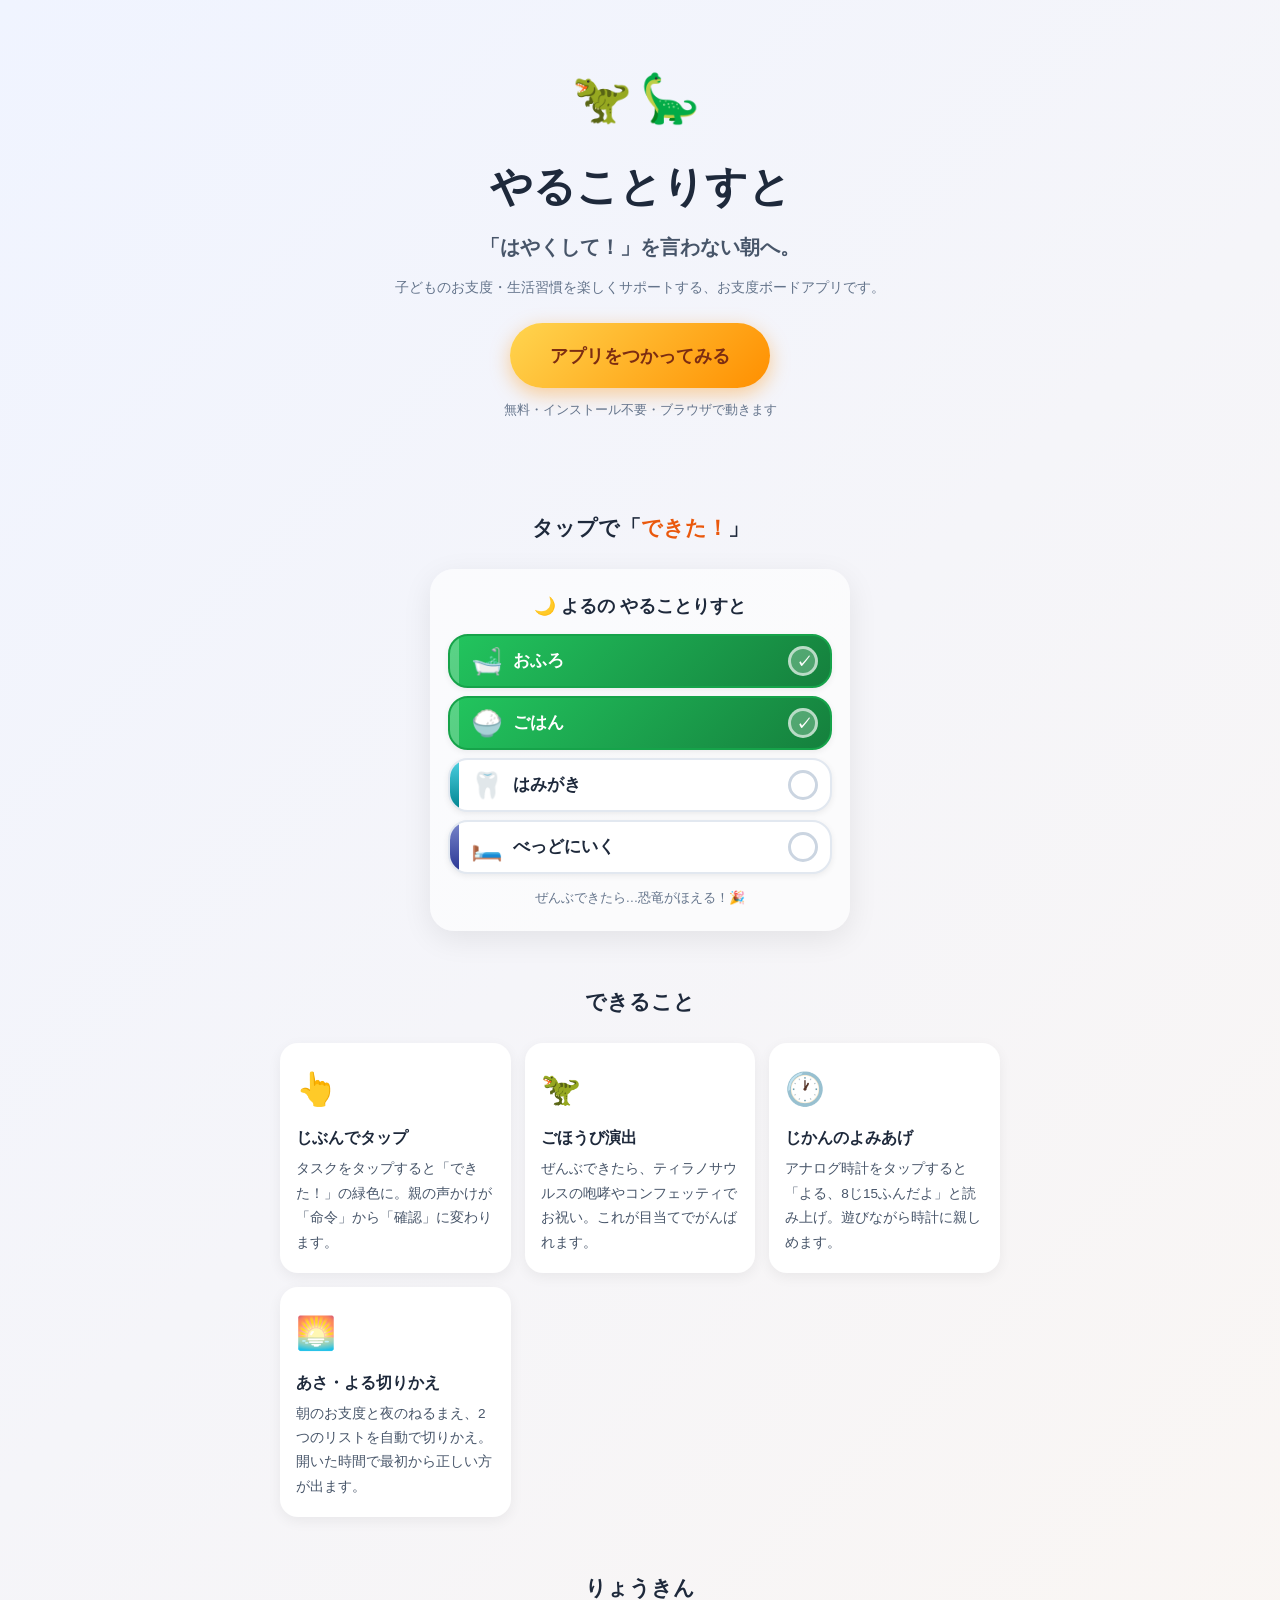
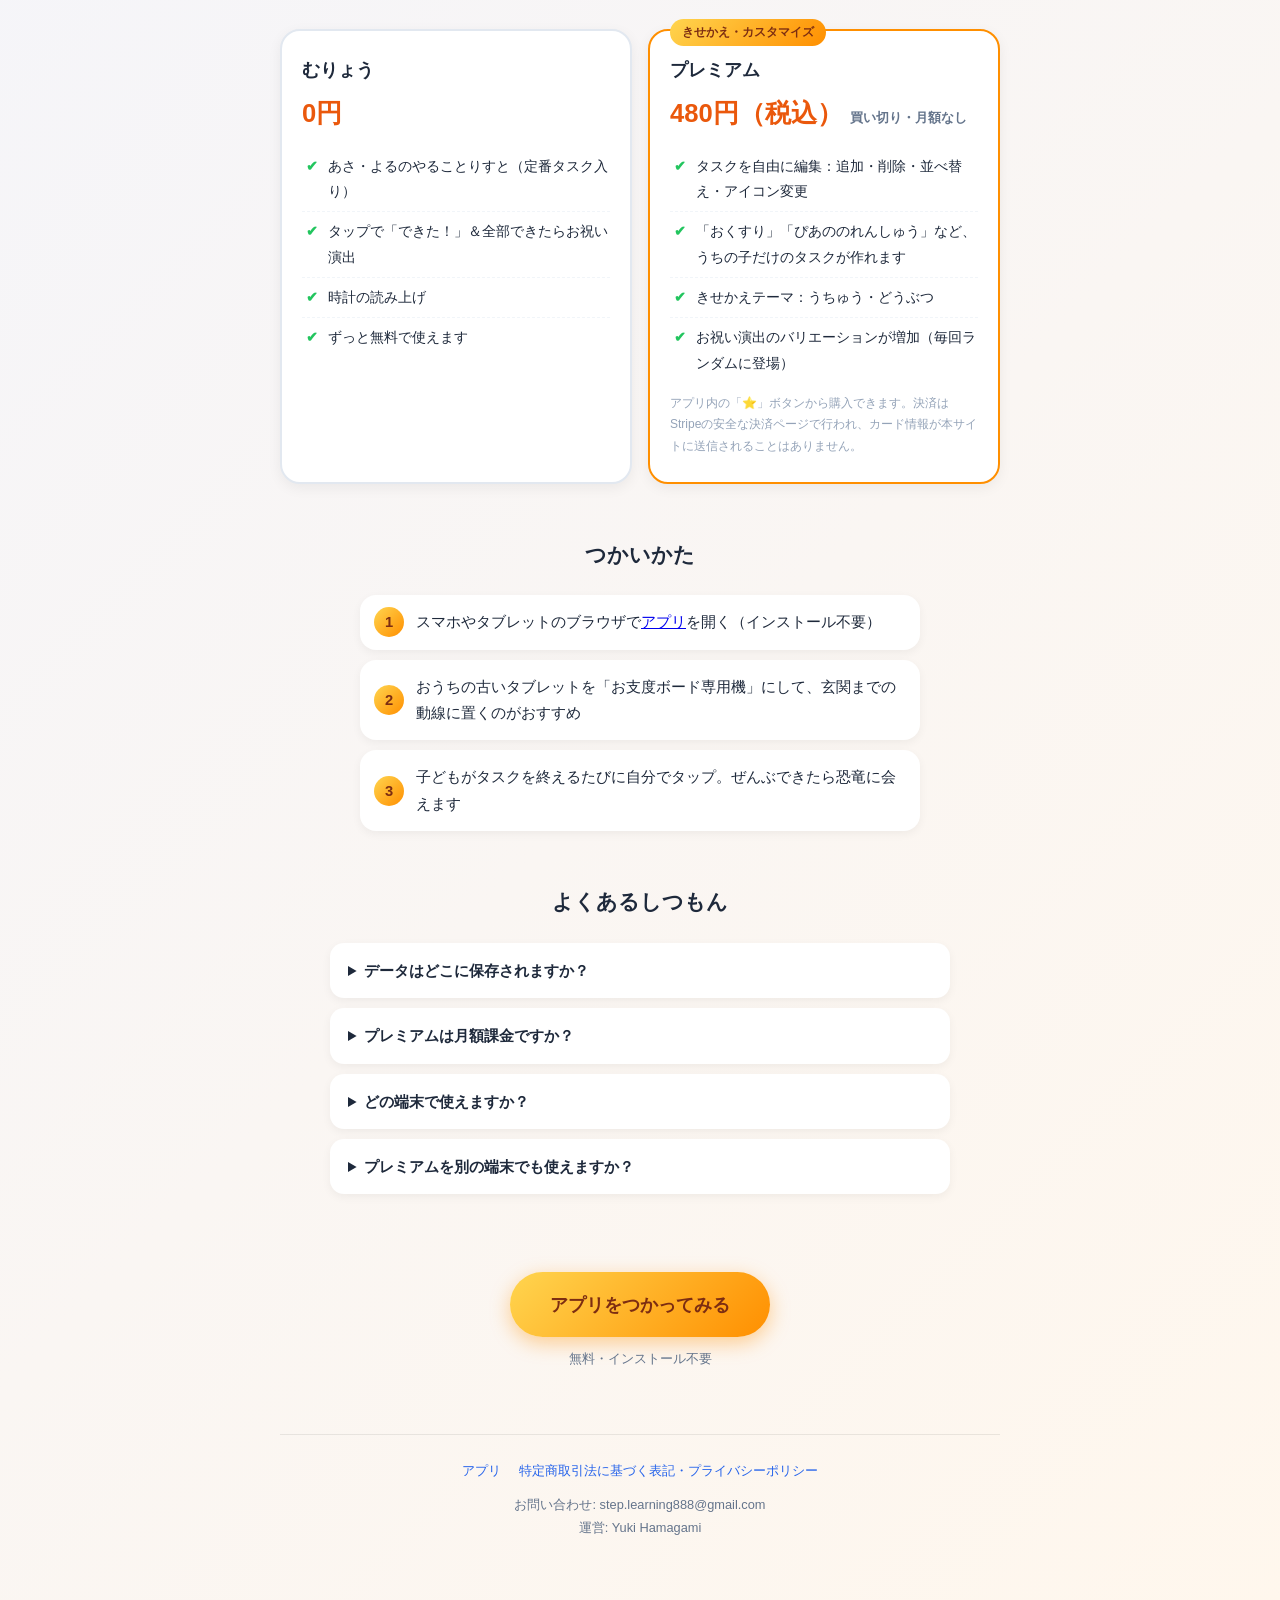
<file: about.html>
<!DOCTYPE html>
<html lang="ja">
<head>
  <meta charset="UTF-8">
  <meta name="viewport" content="width=device-width, initial-scale=1.0">
  <title>やることりすと | 子どものお支度が楽しくなる無料アプリ</title>
  <meta name="description" content="「はやくして！」を言わない朝へ。タップで「できた！」、ぜんぶできたら恐竜がほえる。子どものお支度・生活習慣を楽しくサポートする無料のお支度ボードアプリです。インストール不要、ブラウザで動きます。">
  <meta property="og:title" content="やることりすと | 子どものお支度が楽しくなる無料アプリ">
  <meta property="og:description" content="タップで「できた！」、ぜんぶできたら恐竜がほえる。インストール不要のお支度ボードアプリ。">
  <meta property="og:url" content="https://asumama-apps.github.io/oshitaku-board/about.html">
  <meta property="og:type" content="website">
  <style>
    * { margin:0; padding:0; box-sizing:border-box; }
    body {
      font-family: 'Hiragino Maru Gothic Pro', 'Noto Sans JP', 'Yu Gothic', sans-serif;
      background: linear-gradient(135deg, #F0F4FF 0%, #FFF7ED 100%);
      color: #1E293B; line-height: 1.8;
    }
    .container { max-width: 760px; margin: 0 auto; padding: 0 20px 80px; }

    /* ヒーロー */
    .hero { text-align: center; padding: 56px 0 36px; }
    .hero .dinos { font-size: 3rem; letter-spacing: 8px; }
    .hero h1 { font-size: clamp(1.7rem, 6vw, 2.6rem); font-weight: 900; margin: 8px 0 4px; }
    .hero .tagline { font-size: clamp(1rem, 3.5vw, 1.25rem); font-weight: 700; color: #475569; }
    .hero .sub { font-size: .9rem; color: #64748B; margin-top: 10px; }
    .cta {
      display: inline-block; margin-top: 22px;
      padding: 16px 40px; border-radius: 999px;
      background: linear-gradient(135deg, #FFD54F, #FF8F00);
      color: #7C2D12; font-size: 1.15rem; font-weight: 900;
      text-decoration: none; box-shadow: 0 6px 20px rgba(255,143,0,.4);
      transition: transform .15s;
    }
    .cta:hover { transform: scale(1.04); }
    .cta-note { font-size: .8rem; color: #64748B; margin-top: 10px; }

    /* セクション共通 */
    section { margin-top: 52px; }
    h2 {
      font-size: 1.3rem; font-weight: 900; text-align: center; margin-bottom: 22px;
    }
    h2 .accent { color: #EA580C; }

    /* アプリのミニデモ（実物と同じ見た目のモック） */
    .demo {
      background: rgba(255,255,255,.6); border-radius: 24px; padding: 22px 18px;
      box-shadow: 0 8px 30px rgba(0,0,0,.08); max-width: 420px; margin: 0 auto;
    }
    .demo-header { text-align: center; font-weight: 900; font-size: 1.1rem; margin-bottom: 12px; }
    .demo-task {
      display: flex; align-items: center; min-height: 54px;
      border-radius: 20px; border: 2px solid #E2E8F0; background: white;
      box-shadow: 0 2px 6px rgba(0,0,0,.07); overflow: hidden; margin-bottom: 8px;
      padding-right: 12px;
    }
    .demo-task.done {
      background: linear-gradient(135deg, #22C55E, #15803D);
      border-color: #16A34A; color: white;
    }
    .demo-stripe { width: 9px; align-self: stretch; margin-right: 12px; }
    .demo-task.done .demo-stripe { background: rgba(255,255,255,.25) !important; }
    .demo-icon { font-size: 1.6rem; margin-right: 10px; }
    .demo-name { flex: 1; font-weight: 800; font-size: 1.05rem; }
    .demo-circle {
      width: 30px; height: 30px; border-radius: 50%; border: 3px solid #CBD5E1;
      display: flex; align-items: center; justify-content: center; flex-shrink: 0;
    }
    .demo-task.done .demo-circle { border-color: rgba(255,255,255,.6); background: rgba(255,255,255,.25); }
    .demo-check { color: white; font-weight: 900; font-size: .95rem; }
    .demo-caption { text-align: center; font-size: .8rem; color: #64748B; margin-top: 12px; }

    /* 機能カード */
    .features { display: grid; grid-template-columns: repeat(auto-fit, minmax(210px, 1fr)); gap: 14px; }
    .feature {
      background: white; border-radius: 18px; padding: 18px 16px;
      box-shadow: 0 4px 14px rgba(0,0,0,.06);
    }
    .feature .f-icon { font-size: 2rem; }
    .feature h3 { font-size: 1rem; font-weight: 900; margin: 6px 0 4px; }
    .feature p { font-size: .85rem; color: #475569; }

    /* 料金 */
    .plans { display: grid; grid-template-columns: repeat(auto-fit, minmax(250px, 1fr)); gap: 16px; }
    .plan {
      background: white; border-radius: 20px; padding: 24px 20px;
      box-shadow: 0 4px 14px rgba(0,0,0,.06); border: 2px solid #E2E8F0;
    }
    .plan.premium { border-color: #FF8F00; position: relative; }
    .plan.premium::before {
      content: "きせかえ・カスタマイズ"; position: absolute; top: -12px; left: 20px;
      background: linear-gradient(135deg, #FFD54F, #FF8F00); color: #7C2D12;
      font-size: .72rem; font-weight: 900; padding: 3px 12px; border-radius: 999px;
    }
    .plan h3 { font-size: 1.1rem; font-weight: 900; }
    .plan .price { font-size: 1.6rem; font-weight: 900; color: #EA580C; margin: 4px 0 10px; }
    .plan .price small { font-size: .8rem; color: #64748B; font-weight: 700; }
    .plan ul { list-style: none; }
    .plan li {
      font-size: .88rem; padding: 7px 0 7px 26px; position: relative;
      border-bottom: 1px dashed #F1F5F9;
    }
    .plan li::before { content: "✔"; position: absolute; left: 4px; color: #22C55E; font-weight: 900; }
    .plan li:last-child { border-bottom: none; }
    .plan .plan-note { font-size: .75rem; color: #94A3B8; margin-top: 10px; }

    /* 使い方 */
    .steps { counter-reset: step; max-width: 560px; margin: 0 auto; }
    .step {
      background: white; border-radius: 16px; padding: 14px 16px 14px 56px;
      box-shadow: 0 3px 10px rgba(0,0,0,.05); margin-bottom: 10px; position: relative;
      font-size: .92rem;
    }
    .step::before {
      counter-increment: step; content: counter(step);
      position: absolute; left: 14px; top: 50%; transform: translateY(-50%);
      width: 30px; height: 30px; border-radius: 50%;
      background: linear-gradient(135deg, #FFD54F, #FF8F00); color: #7C2D12;
      font-weight: 900; display: flex; align-items: center; justify-content: center;
    }

    /* FAQ */
    .faq { max-width: 620px; margin: 0 auto; }
    .faq details {
      background: white; border-radius: 14px; padding: 14px 18px;
      box-shadow: 0 3px 10px rgba(0,0,0,.05); margin-bottom: 10px;
    }
    .faq summary { font-weight: 800; cursor: pointer; font-size: .95rem; }
    .faq p { font-size: .88rem; color: #475569; margin-top: 8px; }

    /* 最後のCTA */
    .bottom-cta { text-align: center; margin-top: 56px; }

    /* フッター */
    footer {
      margin-top: 64px; padding-top: 24px; border-top: 1px solid rgba(0,0,0,.08);
      text-align: center; font-size: .8rem; color: #64748B;
    }
    footer a { color: #2563EB; text-decoration: none; }
    footer .links { display: flex; gap: 18px; justify-content: center; flex-wrap: wrap; margin-bottom: 10px; }
  </style>
</head>
<body>
<div class="container">

  <div class="hero">
    <div class="dinos">🦖🦕</div>
    <h1>やることりすと</h1>
    <p class="tagline">「はやくして！」を言わない朝へ。</p>
    <p class="sub">子どものお支度・生活習慣を楽しくサポートする、お支度ボードアプリです。</p>
    <a class="cta" href="./">アプリをつかってみる</a>
    <p class="cta-note">無料・インストール不要・ブラウザで動きます</p>
  </div>

  <section>
    <h2>タップで「<span class="accent">できた！</span>」</h2>
    <div class="demo">
      <div class="demo-header">🌙 よるの やることりすと</div>
      <div class="demo-task done">
        <div class="demo-stripe" style="background:linear-gradient(180deg,#60B5F5,#1E88E5)"></div>
        <span class="demo-icon">🛁</span><span class="demo-name">おふろ</span>
        <div class="demo-circle"><span class="demo-check">✓</span></div>
      </div>
      <div class="demo-task done">
        <div class="demo-stripe" style="background:linear-gradient(180deg,#FFA726,#EF6C00)"></div>
        <span class="demo-icon">🍚</span><span class="demo-name">ごはん</span>
        <div class="demo-circle"><span class="demo-check">✓</span></div>
      </div>
      <div class="demo-task">
        <div class="demo-stripe" style="background:linear-gradient(180deg,#4DD0E1,#00838F)"></div>
        <span class="demo-icon">🦷</span><span class="demo-name">はみがき</span>
        <div class="demo-circle"></div>
      </div>
      <div class="demo-task">
        <div class="demo-stripe" style="background:linear-gradient(180deg,#7986CB,#283593)"></div>
        <span class="demo-icon">🛏️</span><span class="demo-name">べっどにいく</span>
        <div class="demo-circle"></div>
      </div>
      <p class="demo-caption">ぜんぶできたら…恐竜がほえる！🎉</p>
    </div>
  </section>

  <section>
    <h2>できること</h2>
    <div class="features">
      <div class="feature">
        <div class="f-icon">👆</div>
        <h3>じぶんでタップ</h3>
        <p>タスクをタップすると「できた！」の緑色に。親の声かけが「命令」から「確認」に変わります。</p>
      </div>
      <div class="feature">
        <div class="f-icon">🦖</div>
        <h3>ごほうび演出</h3>
        <p>ぜんぶできたら、ティラノサウルスの咆哮やコンフェッティでお祝い。これが目当てでがんばれます。</p>
      </div>
      <div class="feature">
        <div class="f-icon">🕐</div>
        <h3>じかんのよみあげ</h3>
        <p>アナログ時計をタップすると「よる、8じ15ふんだよ」と読み上げ。遊びながら時計に親しめます。</p>
      </div>
      <div class="feature">
        <div class="f-icon">🌅</div>
        <h3>あさ・よる切りかえ</h3>
        <p>朝のお支度と夜のねるまえ、2つのリストを自動で切りかえ。開いた時間で最初から正しい方が出ます。</p>
      </div>
    </div>
  </section>

  <section>
    <h2>りょうきん</h2>
    <div class="plans">
      <div class="plan">
        <h3>むりょう</h3>
        <div class="price">0円</div>
        <ul>
          <li>あさ・よるのやることりすと（定番タスク入り）</li>
          <li>タップで「できた！」＆全部できたらお祝い演出</li>
          <li>時計の読み上げ</li>
          <li>ずっと無料で使えます</li>
        </ul>
      </div>
      <div class="plan premium">
        <h3>プレミアム</h3>
        <div class="price">480円（税込） <small>買い切り・月額なし</small></div>
        <ul>
          <li>タスクを自由に編集：追加・削除・並べ替え・アイコン変更</li>
          <li>「おくすり」「ぴあののれんしゅう」など、うちの子だけのタスクが作れます</li>
          <li>きせかえテーマ：うちゅう・どうぶつ</li>
          <li>お祝い演出のバリエーションが増加（毎回ランダムに登場）</li>
        </ul>
        <p class="plan-note">アプリ内の「⭐」ボタンから購入できます。決済はStripeの安全な決済ページで行われ、カード情報が本サイトに送信されることはありません。</p>
      </div>
    </div>
  </section>

  <section>
    <h2>つかいかた</h2>
    <div class="steps">
      <div class="step">スマホやタブレットのブラウザで<a href="./">アプリ</a>を開く（インストール不要）</div>
      <div class="step">おうちの古いタブレットを「お支度ボード専用機」にして、玄関までの動線に置くのがおすすめ</div>
      <div class="step">子どもがタスクを終えるたびに自分でタップ。ぜんぶできたら恐竜に会えます</div>
    </div>
  </section>

  <section>
    <h2>よくあるしつもん</h2>
    <div class="faq">
      <details>
        <summary>データはどこに保存されますか？</summary>
        <p>お使いの端末の中（ブラウザのローカルストレージ）だけに保存されます。アカウント登録は不要で、氏名やメールアドレスなどの個人情報を収集することもありません。</p>
      </details>
      <details>
        <summary>プレミアムは月額課金ですか？</summary>
        <p>いいえ、480円の買い切りです。一度購入すれば追加料金なくずっと使えます。解約手続きも不要です。</p>
      </details>
      <details>
        <summary>どの端末で使えますか？</summary>
        <p>スマートフォン・タブレット・パソコンのモダンブラウザ（Chrome / Safari / Edge の最新版を推奨）で動作します。縦持ちでも横持ちでも使えます。</p>
      </details>
      <details>
        <summary>プレミアムを別の端末でも使えますか？</summary>
        <p>購入時に発行される「かいじょコード」を別の端末のアプリに入力すれば、そちらでも利用できます。</p>
      </details>
    </div>
  </section>

  <div class="bottom-cta">
    <a class="cta" href="./">アプリをつかってみる</a>
    <p class="cta-note">無料・インストール不要</p>
  </div>

  <footer>
    <div class="links">
      <a href="./">アプリ</a>
      <a href="legal.html">特定商取引法に基づく表記・プライバシーポリシー</a>
    </div>
    <p>お問い合わせ: step.learning888@gmail.com</p>
    <p>運営: Yuki Hamagami</p>
  </footer>

</div>
</body>
</html>
</file>
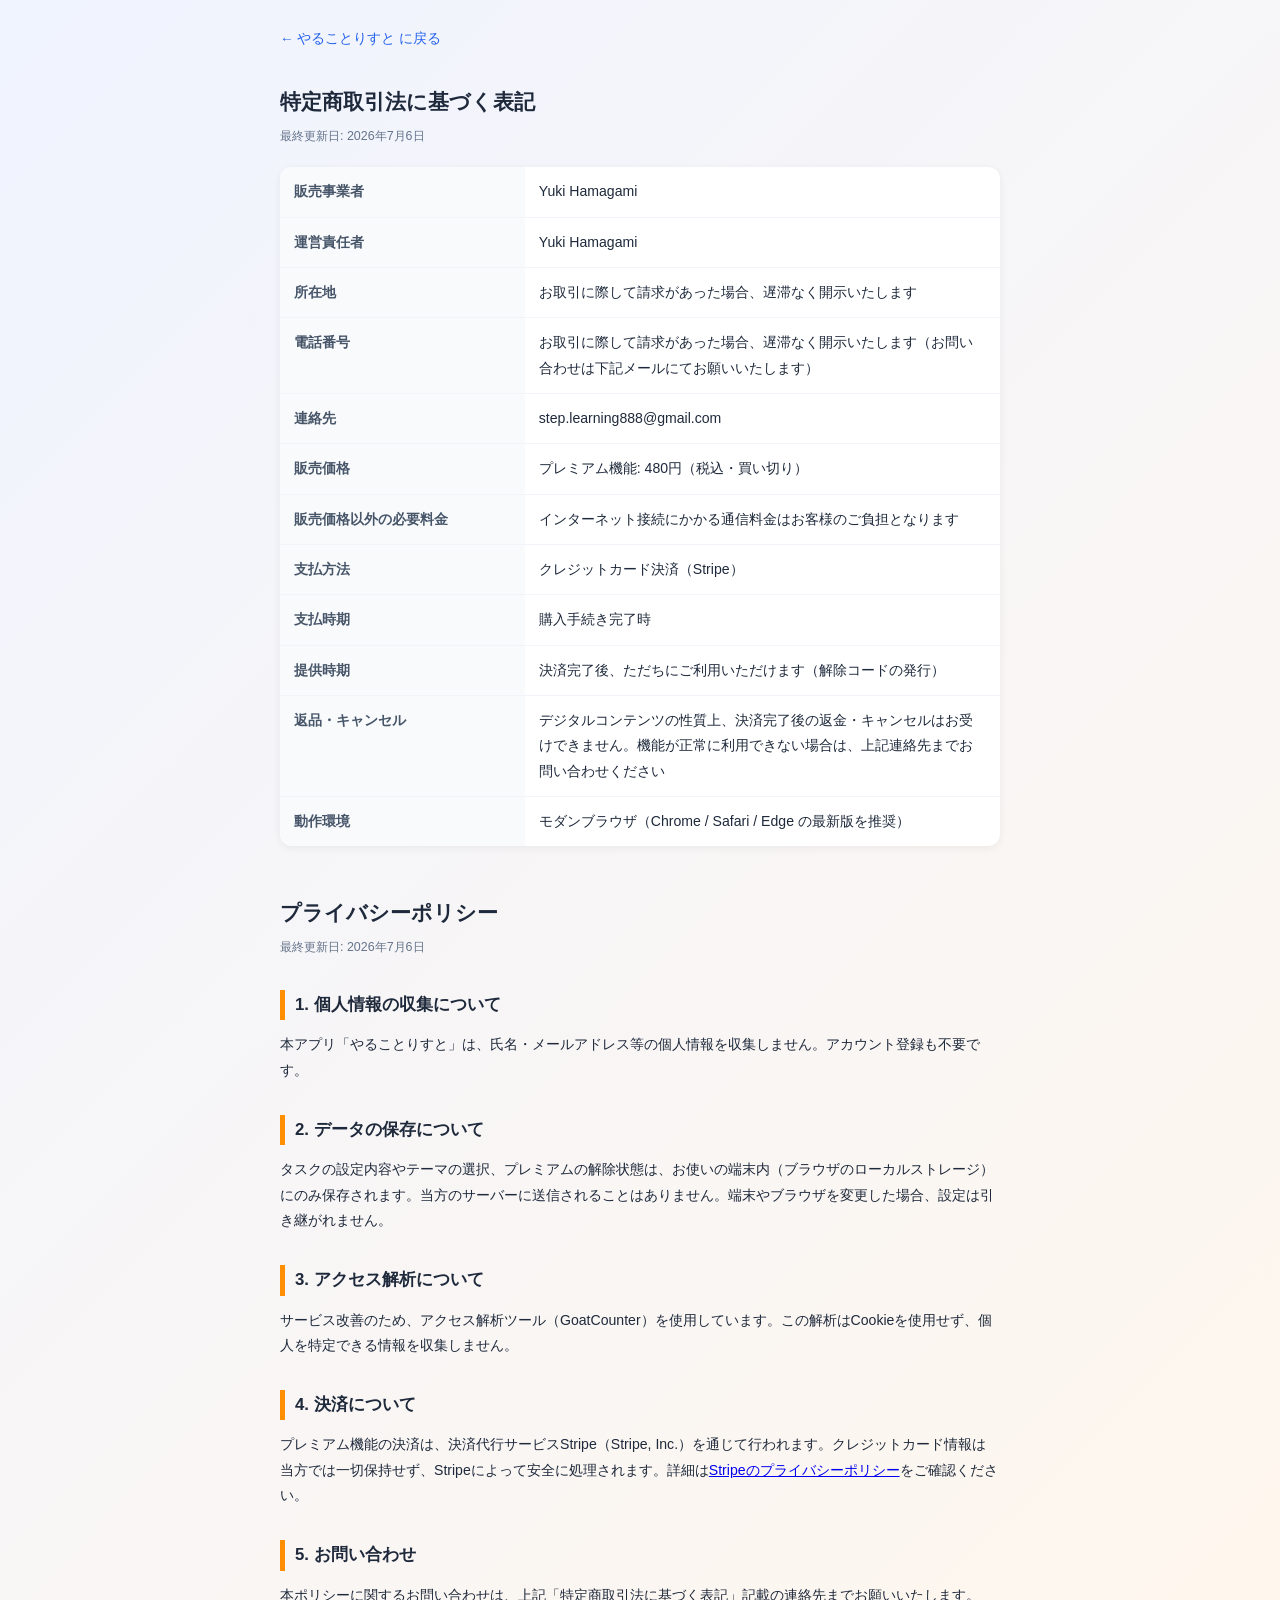
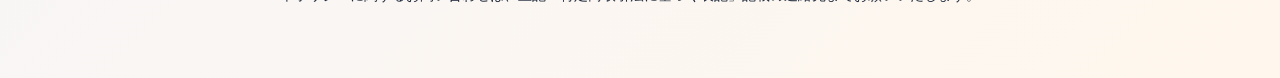
<file: legal.html>
<!DOCTYPE html>
<html lang="ja">
<head>
  <meta charset="UTF-8">
  <meta name="viewport" content="width=device-width, initial-scale=1.0">
  <meta name="robots" content="noindex">
  <title>特定商取引法に基づく表記・プライバシーポリシー | やることりすと</title>
  <style>
    * { margin:0; padding:0; box-sizing:border-box; }
    body {
      font-family: 'Hiragino Maru Gothic Pro', 'Noto Sans JP', 'Yu Gothic', sans-serif;
      background: linear-gradient(135deg, #F0F4FF 0%, #FFF7ED 100%);
      color: #1E293B;
      line-height: 1.8;
      padding: 24px 16px 60px;
    }
    .container { max-width: 720px; margin: 0 auto; }
    h1 { font-size: 1.3rem; margin: 24px 0 4px; }
    .updated { font-size: .78rem; color: #64748B; margin-bottom: 20px; }
    h2 {
      font-size: 1.05rem; margin: 32px 0 12px;
      padding-left: 10px; border-left: 5px solid #FF8F00;
    }
    table {
      width: 100%; border-collapse: collapse; background: white;
      border-radius: 12px; overflow: hidden;
      box-shadow: 0 2px 8px rgba(0,0,0,.06);
    }
    th, td {
      padding: 12px 14px; font-size: .88rem; text-align: left;
      border-bottom: 1px solid #F1F5F9; vertical-align: top;
    }
    th { width: 34%; background: #F8FAFC; font-weight: 700; color: #475569; }
    tr:last-child th, tr:last-child td { border-bottom: none; }
    p, li { font-size: .88rem; }
    section p { margin-bottom: 10px; }
    ul { padding-left: 20px; margin-bottom: 10px; }
    .back {
      display: inline-block; margin-bottom: 8px; font-size: .85rem;
      color: #2563EB; text-decoration: none;
    }
    .placeholder { color: #B91C1C; background: #FEF2F2; padding: 0 4px; border-radius: 4px; }
  </style>
</head>
<body>
<div class="container">
  <a class="back" href="./">← やることりすと に戻る</a>

  <h1>特定商取引法に基づく表記</h1>
  <p class="updated">最終更新日: 2026年7月6日</p>

  <table>
    <tr><th>販売事業者</th><td>Yuki Hamagami</td></tr>
    <tr><th>運営責任者</th><td>Yuki Hamagami</td></tr>
    <tr><th>所在地</th><td>お取引に際して請求があった場合、遅滞なく開示いたします</td></tr>
    <tr><th>電話番号</th><td>お取引に際して請求があった場合、遅滞なく開示いたします（お問い合わせは下記メールにてお願いいたします）</td></tr>
    <tr><th>連絡先</th><td>step.learning888@gmail.com</td></tr>
    <tr><th>販売価格</th><td>プレミアム機能: 480円（税込・買い切り）</td></tr>
    <tr><th>販売価格以外の必要料金</th><td>インターネット接続にかかる通信料金はお客様のご負担となります</td></tr>
    <tr><th>支払方法</th><td>クレジットカード決済（Stripe）</td></tr>
    <tr><th>支払時期</th><td>購入手続き完了時</td></tr>
    <tr><th>提供時期</th><td>決済完了後、ただちにご利用いただけます（解除コードの発行）</td></tr>
    <tr><th>返品・キャンセル</th><td>デジタルコンテンツの性質上、決済完了後の返金・キャンセルはお受けできません。機能が正常に利用できない場合は、上記連絡先までお問い合わせください</td></tr>
    <tr><th>動作環境</th><td>モダンブラウザ（Chrome / Safari / Edge の最新版を推奨）</td></tr>
  </table>

  <h1 style="margin-top:48px;">プライバシーポリシー</h1>
  <p class="updated">最終更新日: 2026年7月6日</p>

  <section>
    <h2>1. 個人情報の収集について</h2>
    <p>本アプリ「やることりすと」は、氏名・メールアドレス等の個人情報を収集しません。アカウント登録も不要です。</p>

    <h2>2. データの保存について</h2>
    <p>タスクの設定内容やテーマの選択、プレミアムの解除状態は、お使いの端末内（ブラウザのローカルストレージ）にのみ保存されます。当方のサーバーに送信されることはありません。端末やブラウザを変更した場合、設定は引き継がれません。</p>

    <h2>3. アクセス解析について</h2>
    <p>サービス改善のため、アクセス解析ツール（GoatCounter）を使用しています。この解析はCookieを使用せず、個人を特定できる情報を収集しません。</p>

    <h2>4. 決済について</h2>
    <p>プレミアム機能の決済は、決済代行サービスStripe（Stripe, Inc.）を通じて行われます。クレジットカード情報は当方では一切保持せず、Stripeによって安全に処理されます。詳細は<a href="https://stripe.com/jp/privacy" target="_blank" rel="noopener">Stripeのプライバシーポリシー</a>をご確認ください。</p>

    <h2>5. お問い合わせ</h2>
    <p>本ポリシーに関するお問い合わせは、上記「特定商取引法に基づく表記」記載の連絡先までお願いいたします。</p>
  </section>
</div>
</body>
</html>
</file>
